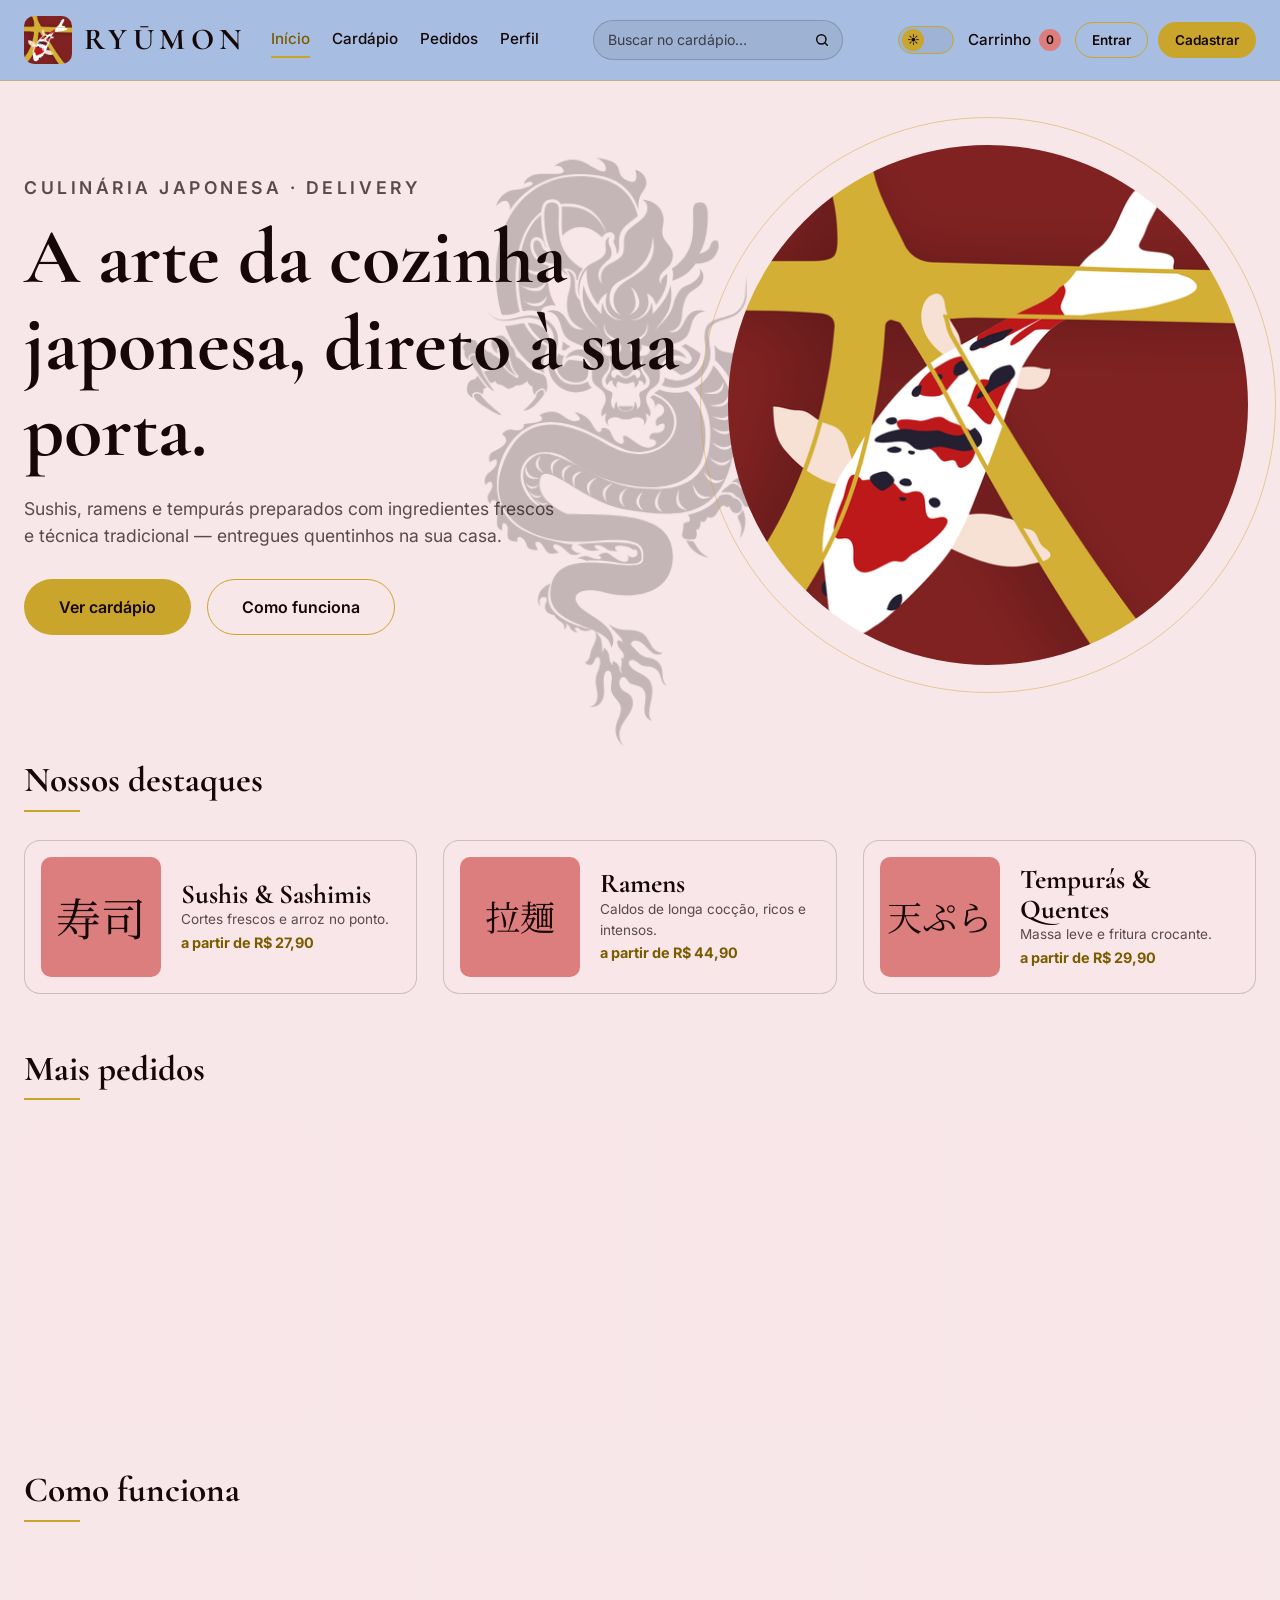
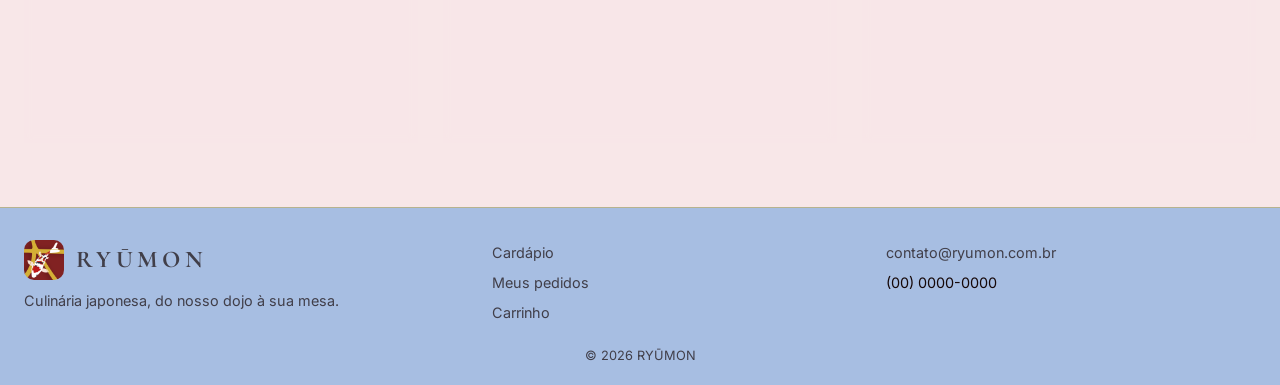
<file: index.html>
<!DOCTYPE html>
<!-- ======================================================================
     RYŪMON  |  index.html
     Página inicial.
     ----------------------------------------------------------------------
     COMO LER OS COMENTÁRIOS (pra quem for ler meu código):
       ====== 1. TÍTULO ======   -> nível 1 (parte grande da página)
       ==== 1.1 Título ====      -> nível 2 (subparte)
       ---- 1.1.1 título ----    -> nível 3 (detalhe pequeno)
       texto normal              -> explicação do que eu fiz
     ====================================================================== -->
<html lang="pt-BR">
<head>
<meta charset="utf-8">
<meta name="viewport" content="width=device-width, initial-scale=1">
<title>Início — RYŪMON</title>
<link rel="icon" href="img/favicon.png">
<!-- Esse script pequeno roda ANTES da página aparecer: se o tema salvo (localStorage) for "escuro", -->
<!-- já coloca a classe darkmode no <html>. Assim a página não pisca branca antes de ficar escura. -->
<script>
  if (localStorage.getItem("tema") == "escuro") { document.documentElement.classList.add("darkmode"); }
</script>
<!-- Fontes do Google: Cormorant Garamond (títulos), Inter (texto) e Noto Serif JP (kanji). -->
<link href="https://fonts.googleapis.com/css2?family=Cormorant+Garamond:wght@500;600;700&family=Inter:wght@400;500;600&family=Noto+Serif+JP:wght@500&display=swap" rel="stylesheet">
<link rel="stylesheet" href="css/style.css">
</head>
<!-- onload = evento que roda quando a página termina de carregar. -->
<!-- iniciarPagina() está no site.js (cabeçalho, carrinho). E iniciarHome() é a função própria desta página. -->
<body onload="iniciarPagina(); iniciarHome()">
<!-- Dragão de fundo (a imagem muda no CSS conforme o tema). -->
<div class="dragon-bg" aria-hidden="true"></div>

<!-- ======================================================================
     1. CABEÇALHO (igual em todas as páginas)
     ====================================================================== -->
<!-- Só muda qual link fica dourado (class="active"), que é o da página onde a pessoa está. -->
<header class="site-header"><div class="container nav">
  <!-- ==== 1.1 Logo ==== -->
  <!-- oncontextmenu = evento do clique com o botão DIREITO. Chama avisoLogo() (está no site.js). -->
  <a class="brand" href="index.html"><img src="img/logo.png" alt="Logo RYŪMON: carpa koi" width="48" height="48" oncontextmenu="return avisoLogo()"><span>RYŪMON</span></a>
  <!-- ==== 1.2 Botão do menu (só aparece no celular) ==== -->
  <button class="menu-btn" onclick="abrirMenu()" aria-label="Abrir menu">☰</button>
  <div class="nav-panel" id="nav-panel">
    <!-- ==== 1.3 Links de navegação ==== -->
    <nav class="nav-links"><a href="index.html" class="active">Início</a><a href="produtos.html">Cardápio</a><a href="pedidos.html">Pedidos</a><a href="perfil.html">Perfil</a></nav>
    <!-- ==== 1.4 Busca do cabeçalho ==== -->
    <!-- onsubmit: confere se digitou algo antes de ir pra busca.html (função enviarBuscaTopo). -->
<!-- onsearch: evento do campo type="search" (quando aperta Enter). -->
    <form class="search" action="busca.html" onsubmit="return enviarBuscaTopo()">
      <input type="search" name="q" id="busca-topo" placeholder="Buscar no cardápio…" maxlength="40" onsearch="aoPesquisar(this)" aria-label="Buscar no cardápio">
      <button type="submit" aria-label="Buscar"><svg width="16" height="16" viewBox="0 0 24 24" fill="none" stroke="currentColor" stroke-width="2.2" stroke-linecap="round" aria-hidden="true"><circle cx="11" cy="11" r="7"/><path d="m20 20-3.5-3.5"/></svg></button>
    </form>
    <!-- ==== 1.5 Botões da direita ==== -->
    <div class="nav-actions">
      <!-- ---- 1.5.1 trocar tema claro/escuro ---- -->
      <button class="theme-toggle" onclick="trocarTema()" aria-label="Alternar modo claro e escuro"><span class="knob"></span></button>
      <!-- ---- 1.5.2 carrinho (o número é preenchido pelo JavaScript) ---- -->
      <a class="cart-link" href="carrinho.html">Carrinho <span class="badge cart-count">0</span></a>
      <!-- ---- 1.5.3 Entrar/Cadastrar ou "Olá, Fulano" (o JavaScript preenche aqui, ver montarAreaLogin) ---- -->
      <div id="auth-area"></div>
    </div>
  </div>
</div></header>

<!-- ======================================================================
     2. CONTEÚDO DA PÁGINA INICIAL
     ====================================================================== -->
<main class="container">
  <!-- ==== 2.1 Hero (parte grande do topo) ==== -->
  <section class="hero">
    <!-- ---- 2.1.1 texto e botões ---- -->
    <div>
      <p class="eyebrow">Culinária japonesa · Delivery</p>
      <h1>A arte da cozinha japonesa, direto à sua porta.</h1>
      <p>Sushis, ramens e tempurás preparados com ingredientes frescos e técnica tradicional — entregues quentinhos na sua casa.</p>
      <div class="hero-actions">
        <a class="btn btn-gold btn-lg" href="produtos.html">Ver cardápio</a>
        <a class="btn btn-out btn-lg" href="#como-funciona">Como funciona</a>
      </div>
    </div>
    <!-- ---- 2.1.2 logo (carpa koi) ---- -->
    <div class="hero-art"><img src="img/logo.png" alt="Carpa koi, símbolo do RYŪMON" oncontextmenu="return avisoLogo()"></div>
  </section>

  <!-- ==== 2.2 Destaques (cada card leva pro cardápio já filtrado) ==== -->
  <!-- O link produtos.html?cat=sushi manda a categoria pela URL. O produtos.js lê isso com pegarParametro(). -->
  <section class="block">
    <h2 class="section-title">Nossos destaques</h2><span class="underline"></span>
    <div class="cat-grid">
      <a class="card cat-card" href="produtos.html?cat=sushi"><div class="tile sm">寿司</div><div><h3>Sushis &amp; Sashimis</h3><p>Cortes frescos e arroz no ponto.</p><strong>a partir de R$ 27,90</strong></div></a>
      <a class="card cat-card" href="produtos.html?cat=ramen"><div class="tile sm long">拉麺</div><div><h3>Ramens</h3><p>Caldos de longa cocção, ricos e intensos.</p><strong>a partir de R$ 44,90</strong></div></a>
      <a class="card cat-card" href="produtos.html?cat=tempura"><div class="tile sm long">天ぷら</div><div><h3>Tempurás &amp; Quentes</h3><p>Massa leve e fritura crocante.</p><strong>a partir de R$ 29,90</strong></div></a>
    </div>
  </section>

  <!-- ==== 2.3 Mais pedidos ==== -->
  <!-- A <div id="popular"> começa vazia. O index.js (função iniciarHome) preenche ela com os 4 cards. -->
  <section class="block">
    <h2 class="section-title">Mais pedidos</h2><span class="underline"></span>
    <div class="grid" id="popular"></div>
  </section>

  <!-- ==== 2.4 Como funciona ==== -->
  <section class="block" id="como-funciona">
    <h2 class="section-title">Como funciona</h2><span class="underline"></span>
    <div class="steps">
      <div class="card step"><b>1</b><h3>Escolha</h3><p>Navegue pelo cardápio, use a busca e monte seu carrinho.</p></div>
      <div class="card step"><b>2</b><h3>Confirme</h3><p>Entre na sua conta, informe o endereço e escolha como pagar.</p></div>
      <div class="card step"><b>3</b><h3>Receba</h3><p>Acompanhe o pedido em “Meus pedidos” até chegar quentinho.</p></div>
    </div>
  </section>
</main>

<!-- ======================================================================
     3. RODAPÉ (igual em todas as páginas)
     ====================================================================== -->
<footer class="site-footer"><div class="container">
  <div class="foot-grid">
    <div><a class="brand" href="index.html"><img src="img/logo.png" alt="" width="40" height="40"><span>RYŪMON</span></a>
      <p style="margin-top:10px">Culinária japonesa, do nosso dojo à sua mesa.</p></div>
    <ul><li><a href="produtos.html">Cardápio</a></li><li><a href="pedidos.html">Meus pedidos</a></li><li><a href="carrinho.html">Carrinho</a></li></ul>
    <ul><li><a href="mailto:contato@ryumon.com.br">contato@ryumon.com.br</a></li><li><span style="font-size:.9rem">(00) 0000-0000</span></li></ul>
  </div>
  <p class="copy">© 2026 RYŪMON </p>
</div></footer>

<!-- Aviso rápido que aparece e some (função aviso() do site.js). -->
<div class="toast" id="aviso" role="status"></div>

<!-- ======================================================================
     4. SCRIPTS (a ordem importa: um arquivo usa as funções do anterior)
     ====================================================================== -->
<script src="js/dados.js"></script>
<script src="js/mascaras.js"></script>
<script src="js/site.js"></script>
<script src="js/index.js"></script>
</body>
</html>
</file>
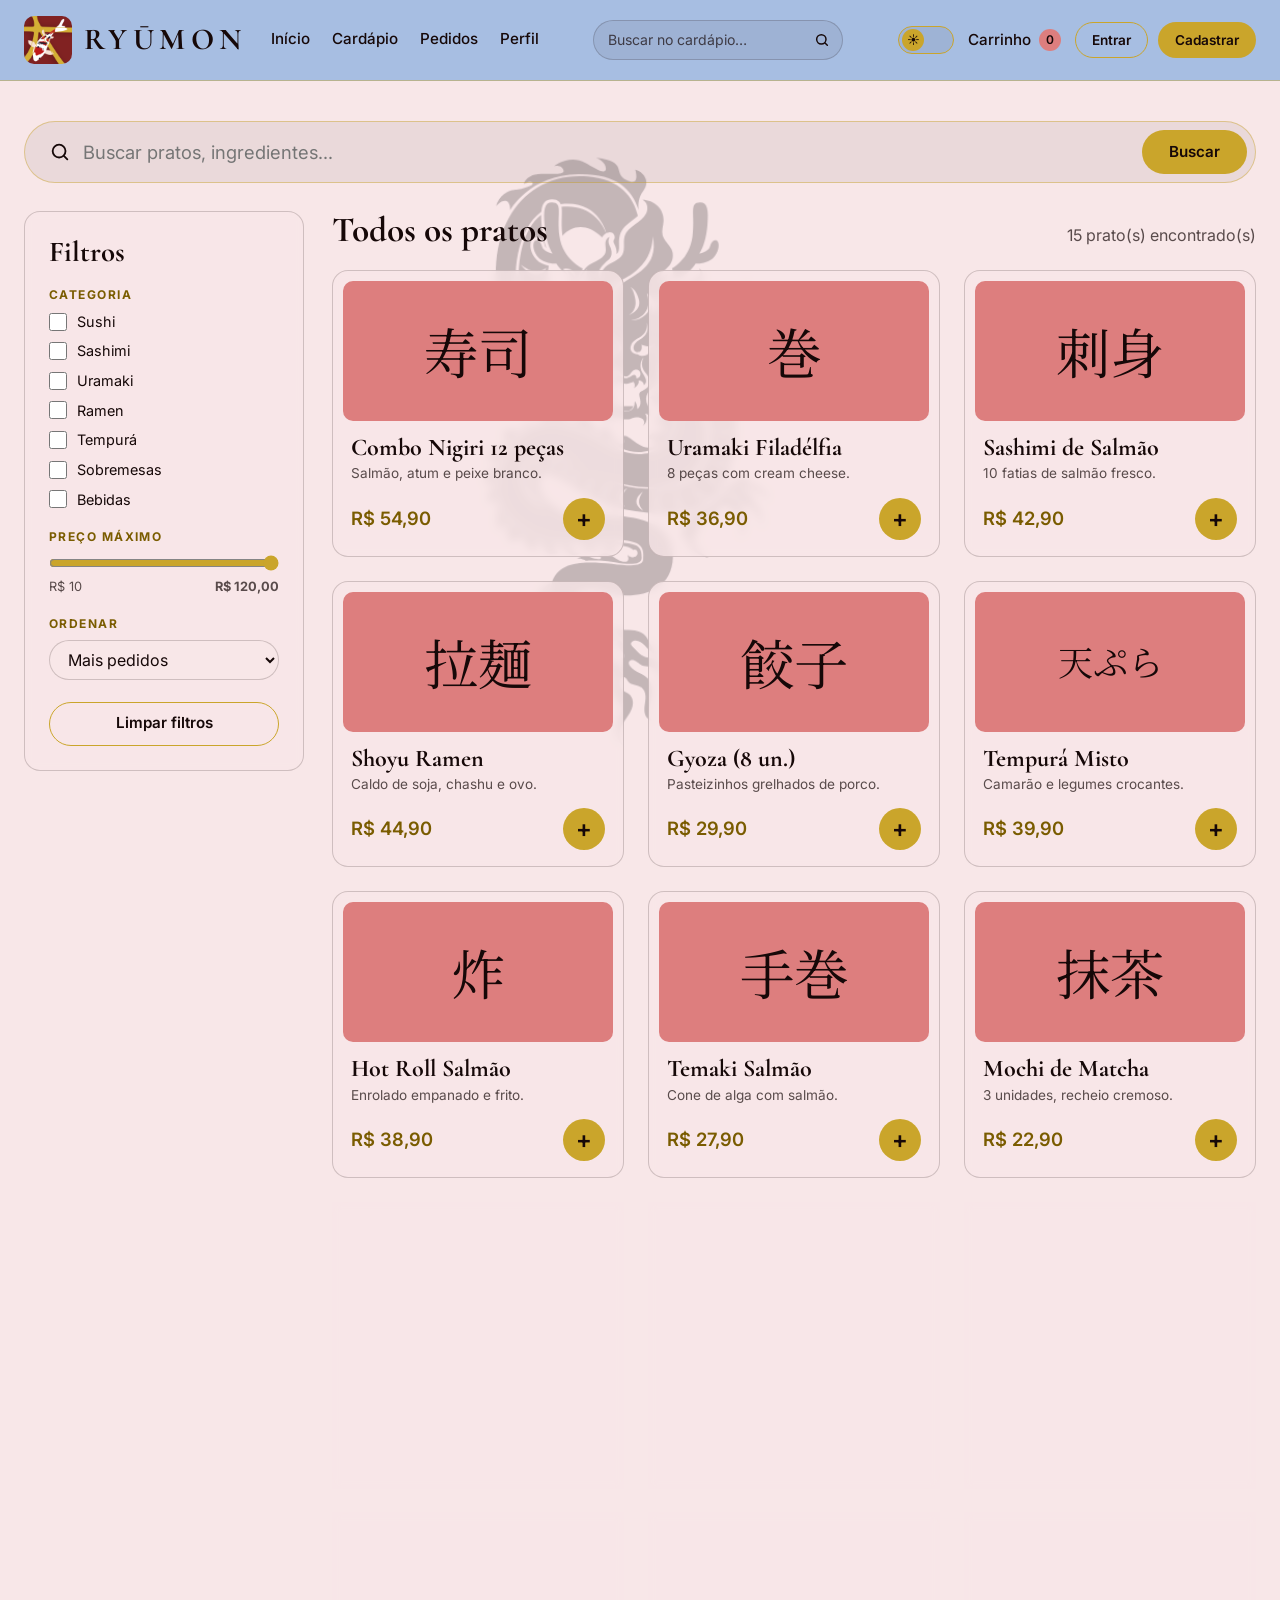
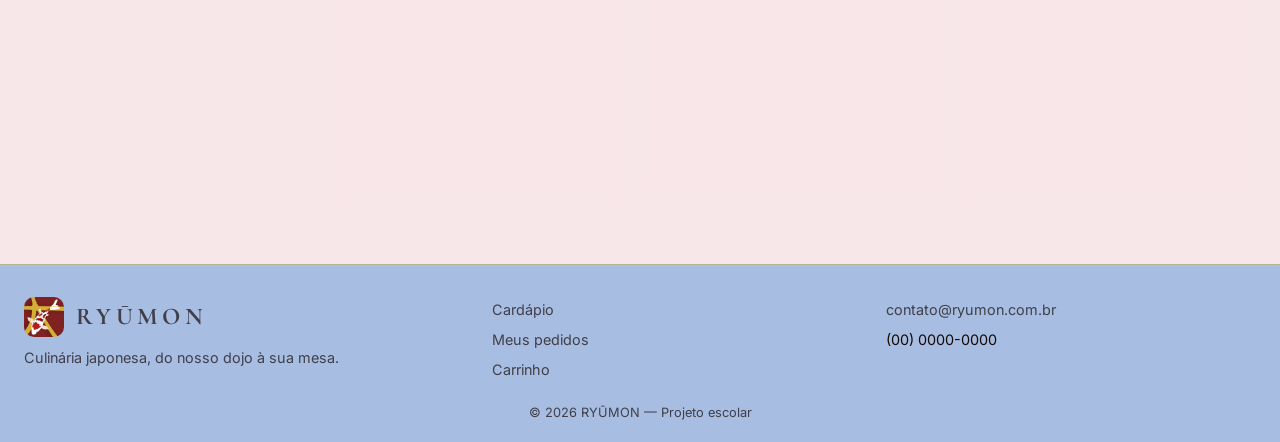
<file: busca.html>
<!DOCTYPE html>
<!-- ======================================================================
     RYŪMON  |  busca.html
     Busca com filtros.
     ----------------------------------------------------------------------
     COMO LER OS COMENTÁRIOS (pra quem for ler meu código):
       ====== 1. TÍTULO ======   -> nível 1 (parte grande da página)
       ==== 1.1 Título ====      -> nível 2 (subparte)
       ---- 1.1.1 título ----    -> nível 3 (detalhe pequeno)
       texto normal              -> explicação do que eu fiz
     ====================================================================== -->
<html lang="pt-BR">
<head>
<meta charset="utf-8">
<meta name="viewport" content="width=device-width, initial-scale=1">
<title>Busca — RYŪMON</title>
<link rel="icon" href="img/favicon.png">
<!-- Esse script pequeno roda ANTES da página aparecer: se o tema salvo (localStorage) for "escuro", -->
<!-- já coloca a classe darkmode no <html>. Assim a página não pisca branca antes de ficar escura. -->
<script>
  if (localStorage.getItem("tema") == "escuro") { document.documentElement.classList.add("darkmode"); }
</script>
<!-- Fontes do Google: Cormorant Garamond (títulos), Inter (texto) e Noto Serif JP (kanji). -->
<link href="https://fonts.googleapis.com/css2?family=Cormorant+Garamond:wght@500;600;700&family=Inter:wght@400;500;600&family=Noto+Serif+JP:wght@500&display=swap" rel="stylesheet">
<link rel="stylesheet" href="css/style.css">
</head>
<!-- onload = evento que roda quando a página termina de carregar. -->
<!-- iniciarPagina() está no site.js (cabeçalho, carrinho). E iniciarBusca() é a função própria desta página. -->
<body onload="iniciarPagina(); iniciarBusca()">
<!-- Dragão de fundo (a imagem muda no CSS conforme o tema). -->
<div class="dragon-bg" aria-hidden="true"></div>

<!-- ======================================================================
     1. CABEÇALHO (igual em todas as páginas)
     ====================================================================== -->
<!-- Só muda qual link fica dourado (class="active"), que é o da página onde a pessoa está. -->
<header class="site-header"><div class="container nav">
  <!-- ==== 1.1 Logo ==== -->
  <!-- oncontextmenu = evento do clique com o botão DIREITO. Chama avisoLogo() (está no site.js). -->
  <a class="brand" href="index.html"><img src="img/logo.png" alt="Logo RYŪMON: carpa koi" width="48" height="48" oncontextmenu="return avisoLogo()"><span>RYŪMON</span></a>
  <!-- ==== 1.2 Botão do menu (só aparece no celular) ==== -->
  <button class="menu-btn" onclick="abrirMenu()" aria-label="Abrir menu">☰</button>
  <div class="nav-panel" id="nav-panel">
    <!-- ==== 1.3 Links de navegação ==== -->
    <nav class="nav-links"><a href="index.html">Início</a><a href="produtos.html">Cardápio</a><a href="pedidos.html">Pedidos</a><a href="perfil.html">Perfil</a></nav>
    <!-- ==== 1.4 Busca do cabeçalho ==== -->
    <!-- onsubmit: confere se digitou algo antes de ir pra busca.html (função enviarBuscaTopo). -->
<!-- onsearch: evento do campo type="search" (quando aperta Enter). -->
    <form class="search" action="busca.html" onsubmit="return enviarBuscaTopo()">
      <input type="search" name="q" id="busca-topo" placeholder="Buscar no cardápio…" maxlength="40" onsearch="aoPesquisar(this)" aria-label="Buscar no cardápio">
      <button type="submit" aria-label="Buscar"><svg width="16" height="16" viewBox="0 0 24 24" fill="none" stroke="currentColor" stroke-width="2.2" stroke-linecap="round" aria-hidden="true"><circle cx="11" cy="11" r="7"/><path d="m20 20-3.5-3.5"/></svg></button>
    </form>
    <!-- ==== 1.5 Botões da direita ==== -->
    <div class="nav-actions">
      <!-- ---- 1.5.1 trocar tema claro/escuro ---- -->
      <button class="theme-toggle" onclick="trocarTema()" aria-label="Alternar modo claro e escuro"><span class="knob"></span></button>
      <!-- ---- 1.5.2 carrinho (o número é preenchido pelo JavaScript) ---- -->
      <a class="cart-link" href="carrinho.html">Carrinho <span class="badge cart-count">0</span></a>
      <!-- ---- 1.5.3 Entrar/Cadastrar ou "Olá, Fulano" (o JavaScript preenche aqui, ver montarAreaLogin) ---- -->
      <div id="auth-area"></div>
    </div>
  </div>
</div></header>

<!-- ======================================================================
     2. CONTEÚDO DA BUSCA
     ====================================================================== -->
<main class="container">
  <!-- ==== 2.1 Campo de busca grande ==== -->
  <!-- oninput: busca a cada letra digitada | onsearch: quando aperta Enter | onselect: mostra o texto selecionado no console. -->
  <form class="big-search" onsubmit="return enviarBusca()">
    <svg width="22" height="22" viewBox="0 0 24 24" fill="none" stroke="currentColor" stroke-width="2" stroke-linecap="round" aria-hidden="true"><circle cx="11" cy="11" r="7"/><path d="m20 20-3.5-3.5"/></svg>
    <input id="q" type="search" maxlength="40" placeholder="Buscar pratos, ingredientes…" aria-label="Buscar no cardápio" autocomplete="off" oninput="mostrarResultados()" onsearch="mostrarResultados()" onselect="mostrarSelecao(this)">
    <button class="btn btn-gold" type="submit">Buscar</button>
  </form>
  <div class="search-layout">
    <!-- ==== 2.2 Filtros (coluna da esquerda) ==== -->
    <!-- onchange: roda quando o usuário marca/desmarca um checkbox ou escolhe outra opção. -->
<!-- onreset: o botão "Limpar filtros" (type="reset") chama aoLimparFiltros(). -->
    <aside class="card filters">
      <form onreset="aoLimparFiltros()">
        <h2>Filtros</h2>
        <!-- ---- 2.2.1 categoria ---- -->
        <h3>Categoria</h3>
        <label class="check"><input type="checkbox" name="cat" value="sushi" onchange="mostrarResultados()"> Sushi</label>
        <label class="check"><input type="checkbox" name="cat" value="sashimi" onchange="mostrarResultados()"> Sashimi</label>
        <label class="check"><input type="checkbox" name="cat" value="uramaki" onchange="mostrarResultados()"> Uramaki</label>
        <label class="check"><input type="checkbox" name="cat" value="ramen" onchange="mostrarResultados()"> Ramen</label>
        <label class="check"><input type="checkbox" name="cat" value="tempura" onchange="mostrarResultados()"> Tempurá</label>
        <label class="check"><input type="checkbox" name="cat" value="sobremesa" onchange="mostrarResultados()"> Sobremesas</label>
        <label class="check"><input type="checkbox" name="cat" value="bebida" onchange="mostrarResultados()"> Bebidas</label>
        <!-- ---- 2.2.2 preço máximo (barrinha) ---- -->
        <h3>Preço máximo</h3>
        <input type="range" id="max" min="10" max="120" step="5" value="120" oninput="mostrarResultados()" aria-label="Preço máximo">
        <div class="range-lbl"><span>R$ 10</span><strong id="max-lbl"></strong></div>
        <!-- ---- 2.2.3 ordenar e limpar ---- -->
        <h3>Ordenar</h3>
        <select id="ordem" onchange="mostrarResultados()" aria-label="Ordenar resultados" style="width:100%"><option value="popular">Mais pedidos</option><option value="menor">Menor preço</option><option value="maior">Maior preço</option><option value="az">Nome (A–Z)</option></select>
        <button class="btn btn-out btn-block" type="reset" style="margin-top:22px">Limpar filtros</button>
      </form>
    </aside>
    <!-- ==== 2.3 Resultados (coluna da direita) ==== -->
    <section>
      <div class="res-head"><h2 id="res-title"></h2><span id="res-count" class="page-sub"></span></div>
      <div class="grid" id="grid"></div>
    </section>
  </div>
</main>

<!-- ======================================================================
     3. RODAPÉ (igual em todas as páginas)
     ====================================================================== -->
<footer class="site-footer"><div class="container">
  <div class="foot-grid">
    <div><a class="brand" href="index.html"><img src="img/logo.png" alt="" width="40" height="40"><span>RYŪMON</span></a>
      <p style="margin-top:10px">Culinária japonesa, do nosso dojo à sua mesa.</p></div>
    <ul><li><a href="produtos.html">Cardápio</a></li><li><a href="pedidos.html">Meus pedidos</a></li><li><a href="carrinho.html">Carrinho</a></li></ul>
    <ul><li><a href="mailto:contato@ryumon.com.br">contato@ryumon.com.br</a></li><li><span style="font-size:.9rem">(00) 0000-0000</span></li></ul>
  </div>
  <p class="copy">© 2026 RYŪMON — Projeto escolar</p>
</div></footer>

<!-- Aviso rápido que aparece e some (função aviso() do site.js). -->
<div class="toast" id="aviso" role="status"></div>

<!-- ======================================================================
     4. SCRIPTS (a ordem importa: um arquivo usa as funções do anterior)
     ====================================================================== -->
<script src="js/dados.js"></script>
<script src="js/mascaras.js"></script>
<script src="js/site.js"></script>
<script src="js/busca.js"></script>
</body>
</html>
</file>
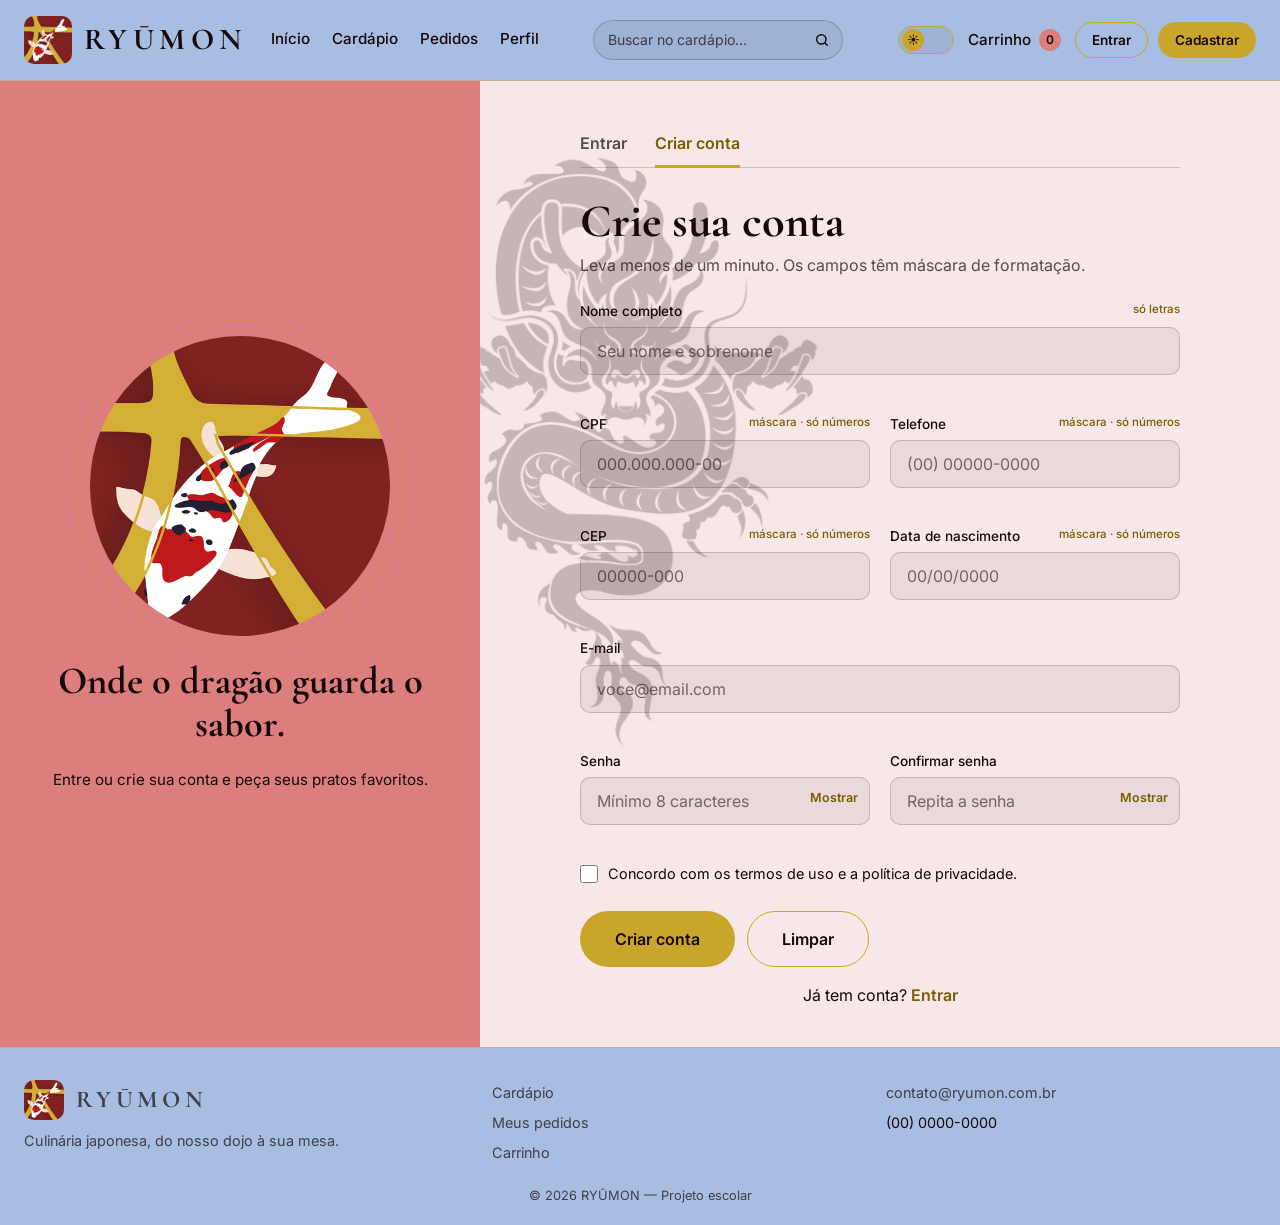
<file: cadastro.html>
<!DOCTYPE html>
<!-- ======================================================================
     RYŪMON  |  cadastro.html
     Página de cadastro.
     ----------------------------------------------------------------------
     COMO LER OS COMENTÁRIOS (pra quem for ler meu código):
       ====== 1. TÍTULO ======   -> nível 1 (parte grande da página)
       ==== 1.1 Título ====      -> nível 2 (subparte)
       ---- 1.1.1 título ----    -> nível 3 (detalhe pequeno)
       texto normal              -> explicação do que eu fiz
     ====================================================================== -->
<html lang="pt-BR">
<head>
<meta charset="utf-8">
<meta name="viewport" content="width=device-width, initial-scale=1">
<title>Criar conta — RYŪMON</title>
<link rel="icon" href="img/favicon.png">
<!-- Esse script pequeno roda ANTES da página aparecer: se o tema salvo (localStorage) for "escuro", -->
<!-- já coloca a classe darkmode no <html>. Assim a página não pisca branca antes de ficar escura. -->
<script>
  if (localStorage.getItem("tema") == "escuro") { document.documentElement.classList.add("darkmode"); }
</script>
<!-- Fontes do Google: Cormorant Garamond (títulos), Inter (texto) e Noto Serif JP (kanji). -->
<link href="https://fonts.googleapis.com/css2?family=Cormorant+Garamond:wght@500;600;700&family=Inter:wght@400;500;600&family=Noto+Serif+JP:wght@500&display=swap" rel="stylesheet">
<link rel="stylesheet" href="css/style.css">
</head>
<!-- onload = evento que roda quando a página termina de carregar. -->
<!-- iniciarPagina() está no site.js (cabeçalho, carrinho). Esta página não precisa de função própria. -->
<body onload="iniciarPagina();">
<!-- Dragão de fundo (a imagem muda no CSS conforme o tema). -->
<div class="dragon-bg" aria-hidden="true"></div>

<!-- ======================================================================
     1. CABEÇALHO (igual em todas as páginas)
     ====================================================================== -->
<!-- Só muda qual link fica dourado (class="active"), que é o da página onde a pessoa está. -->
<header class="site-header"><div class="container nav">
  <!-- ==== 1.1 Logo ==== -->
  <!-- oncontextmenu = evento do clique com o botão DIREITO. Chama avisoLogo() (está no site.js). -->
  <a class="brand" href="index.html"><img src="img/logo.png" alt="Logo RYŪMON: carpa koi" width="48" height="48" oncontextmenu="return avisoLogo()"><span>RYŪMON</span></a>
  <!-- ==== 1.2 Botão do menu (só aparece no celular) ==== -->
  <button class="menu-btn" onclick="abrirMenu()" aria-label="Abrir menu">☰</button>
  <div class="nav-panel" id="nav-panel">
    <!-- ==== 1.3 Links de navegação ==== -->
    <nav class="nav-links"><a href="index.html">Início</a><a href="produtos.html">Cardápio</a><a href="pedidos.html">Pedidos</a><a href="perfil.html">Perfil</a></nav>
    <!-- ==== 1.4 Busca do cabeçalho ==== -->
    <!-- onsubmit: confere se digitou algo antes de ir pra busca.html (função enviarBuscaTopo). -->
<!-- onsearch: evento do campo type="search" (quando aperta Enter). -->
    <form class="search" action="busca.html" onsubmit="return enviarBuscaTopo()">
      <input type="search" name="q" id="busca-topo" placeholder="Buscar no cardápio…" maxlength="40" onsearch="aoPesquisar(this)" aria-label="Buscar no cardápio">
      <button type="submit" aria-label="Buscar"><svg width="16" height="16" viewBox="0 0 24 24" fill="none" stroke="currentColor" stroke-width="2.2" stroke-linecap="round" aria-hidden="true"><circle cx="11" cy="11" r="7"/><path d="m20 20-3.5-3.5"/></svg></button>
    </form>
    <!-- ==== 1.5 Botões da direita ==== -->
    <div class="nav-actions">
      <!-- ---- 1.5.1 trocar tema claro/escuro ---- -->
      <button class="theme-toggle" onclick="trocarTema()" aria-label="Alternar modo claro e escuro"><span class="knob"></span></button>
      <!-- ---- 1.5.2 carrinho (o número é preenchido pelo JavaScript) ---- -->
      <a class="cart-link" href="carrinho.html">Carrinho <span class="badge cart-count">0</span></a>
      <!-- ---- 1.5.3 Entrar/Cadastrar ou "Olá, Fulano" (o JavaScript preenche aqui, ver montarAreaLogin) ---- -->
      <div id="auth-area"></div>
    </div>
  </div>
</div></header>

<!-- ======================================================================
     2. CONTEÚDO DA PÁGINA DE CADASTRO
     ====================================================================== -->
<main style="padding:0">
  <div class="auth">
    <!-- ==== 2.1 Painel da esquerda (logo + frase) ==== -->
    <aside class="auth-side">
      <div class="ring"><img src="img/logo.png" alt="Carpa koi, símbolo do RYŪMON" oncontextmenu="return avisoLogo()"></div>
      <h2>Onde o dragão guarda o sabor.</h2>
      <p>Entre ou crie sua conta e peça seus pratos favoritos.</p>
    </aside>
    <!-- ==== 2.2 Formulário de cadastro ==== -->
    <div class="auth-main"><div class="auth-box">
      <div class="tabs"><a href="login.html">Entrar</a><a class="active" href="cadastro.html">Criar conta</a></div>
      <h1>Crie sua conta</h1>
      <p class="page-sub">Leva menos de um minuto. Os campos têm máscara de formatação.</p>
      <!-- Cada campo tem: maxlength (limite de caracteres), oninput (a máscara), onfocus (borda dourada) -->
<!-- e onblur (valida quando sai do campo). Tudo é gerado pela função field() do meu gerador, -->
<!-- mas no HTML final dá pra ver cada evento escrito no <input>. -->
      <form style="margin-top:24px" onsubmit="return cadastrar()" onreset="return aoLimparCadastro()" novalidate>
        <div class="form-grid">
          <!-- ---- 2.2.1 dados pessoais ---- -->
          <div class="field full"><label for="nome">Nome completo<small>só letras</small></label><input id="nome" type="text" placeholder="Seu nome e sobrenome" maxlength="60" onfocus="destacar(this)" onblur="validarCampo(this,'nome')" oninput="mascaraNome(this)" onselect="mostrarSelecao(this)"><span class="error-msg" id="erro-nome"></span></div>
          <div class="field "><label for="cpf">CPF<small>máscara · só números</small></label><input id="cpf" type="text" placeholder="000.000.000-00" maxlength="14" onfocus="destacar(this)" onblur="validarCampo(this,'cpf')" oninput="mascaraCPF(this)" ><span class="error-msg" id="erro-cpf"></span></div>
          <div class="field "><label for="tel">Telefone<small>máscara · só números</small></label><input id="tel" type="tel" placeholder="(00) 00000-0000" maxlength="15" onfocus="destacar(this)" onblur="validarCampo(this,'tel')" oninput="mascaraTelefone(this)" ><span class="error-msg" id="erro-tel"></span></div>
          <div class="field "><label for="cep">CEP<small>máscara · só números</small></label><input id="cep" type="text" placeholder="00000-000" maxlength="9" onfocus="destacar(this)" onblur="validarCampo(this,'cep')" oninput="mascaraCEP(this)" ><span class="error-msg" id="erro-cep"></span></div>
          <div class="field "><label for="nasc">Data de nascimento<small>máscara · só números</small></label><input id="nasc" type="text" placeholder="00/00/0000" maxlength="10" onfocus="destacar(this)" onblur="validarCampo(this,'data')" oninput="mascaraData(this)" ><span class="error-msg" id="erro-nasc"></span></div>
          <!-- ---- 2.2.2 acesso à conta ---- -->
          <div class="field full"><label for="email">E-mail</label><input id="email" type="email" placeholder="voce@email.com" maxlength="60" onfocus="destacar(this)" onblur="validarCampo(this,'email')" oninput="mascaraEmail(this)" ><span class="error-msg" id="erro-email"></span></div>
          <div class="field "><label for="senha">Senha</label><div class="pw-wrap"><input id="senha" type="password" placeholder="Mínimo 8 caracteres" maxlength="40" onfocus="destacar(this)" onblur="validarCampo(this,'senha')"><button type="button" class="link" onclick="mostrarSenha('senha', this)">Mostrar</button></div><span class="error-msg" id="erro-senha"></span></div>
          <div class="field "><label for="senha2">Confirmar senha</label><div class="pw-wrap"><input id="senha2" type="password" placeholder="Repita a senha" maxlength="40" onfocus="destacar(this)" onblur="validarCampo(this,'obrigatorio')"><button type="button" class="link" onclick="mostrarSenha('senha2', this)">Mostrar</button></div><span class="error-msg" id="erro-senha2"></span></div>
        </div>
        <!-- ---- 2.2.3 termos e botões ---- -->
        <label class="check" style="margin-top:20px"><input type="checkbox" id="termos"> Concordo com os termos de uso e a política de privacidade.</label>
        <div class="actions"><button class="btn btn-gold btn-lg" type="submit">Criar conta</button><button class="btn btn-out btn-lg" type="reset">Limpar</button></div>
        <p class="center" style="margin-top:16px">Já tem conta? <a class="link" href="login.html">Entrar</a></p>
      </form>
    </div></div>
  </div>
</main>

<!-- ======================================================================
     3. RODAPÉ (igual em todas as páginas)
     ====================================================================== -->
<footer class="site-footer"><div class="container">
  <div class="foot-grid">
    <div><a class="brand" href="index.html"><img src="img/logo.png" alt="" width="40" height="40"><span>RYŪMON</span></a>
      <p style="margin-top:10px">Culinária japonesa, do nosso dojo à sua mesa.</p></div>
    <ul><li><a href="produtos.html">Cardápio</a></li><li><a href="pedidos.html">Meus pedidos</a></li><li><a href="carrinho.html">Carrinho</a></li></ul>
    <ul><li><a href="mailto:contato@ryumon.com.br">contato@ryumon.com.br</a></li><li><span style="font-size:.9rem">(00) 0000-0000</span></li></ul>
  </div>
  <p class="copy">© 2026 RYŪMON — Projeto escolar</p>
</div></footer>

<!-- Aviso rápido que aparece e some (função aviso() do site.js). -->
<div class="toast" id="aviso" role="status"></div>

<!-- ======================================================================
     4. SCRIPTS (a ordem importa: um arquivo usa as funções do anterior)
     ====================================================================== -->
<script src="js/dados.js"></script>
<script src="js/mascaras.js"></script>
<script src="js/site.js"></script>
<script src="js/cadastro.js"></script>
</body>
</html>
</file>
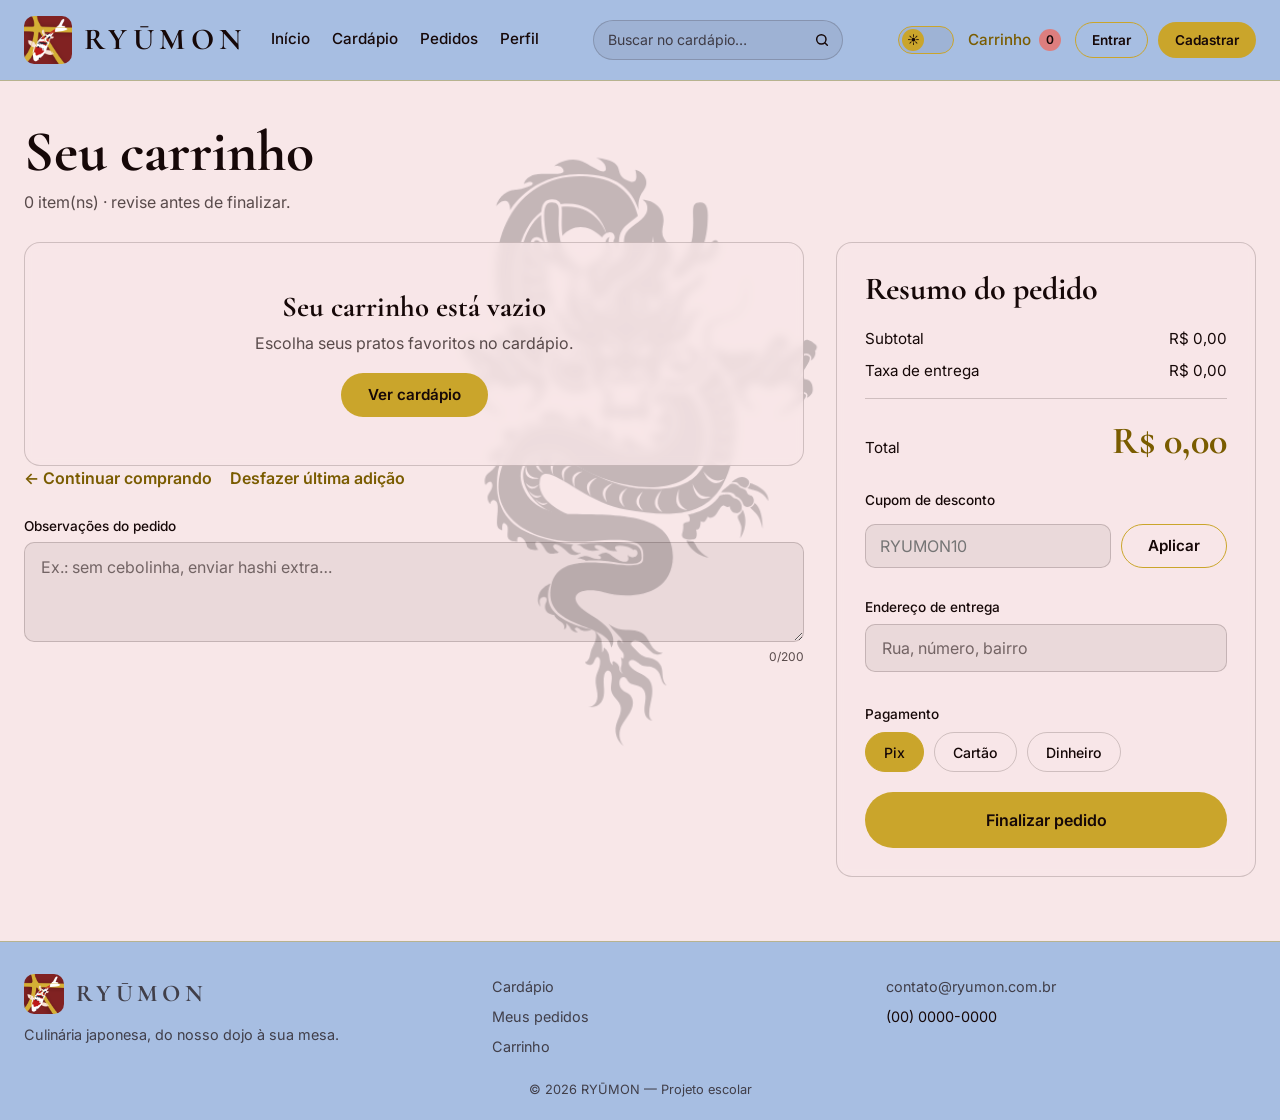
<file: carrinho.html>
<!DOCTYPE html>
<!-- ======================================================================
     RYŪMON  |  carrinho.html
     Carrinho de compras.
     ----------------------------------------------------------------------
     COMO LER OS COMENTÁRIOS (pra quem for ler meu código):
       ====== 1. TÍTULO ======   -> nível 1 (parte grande da página)
       ==== 1.1 Título ====      -> nível 2 (subparte)
       ---- 1.1.1 título ----    -> nível 3 (detalhe pequeno)
       texto normal              -> explicação do que eu fiz
     ====================================================================== -->
<html lang="pt-BR">
<head>
<meta charset="utf-8">
<meta name="viewport" content="width=device-width, initial-scale=1">
<title>Carrinho — RYŪMON</title>
<link rel="icon" href="img/favicon.png">
<!-- Esse script pequeno roda ANTES da página aparecer: se o tema salvo (localStorage) for "escuro", -->
<!-- já coloca a classe darkmode no <html>. Assim a página não pisca branca antes de ficar escura. -->
<script>
  if (localStorage.getItem("tema") == "escuro") { document.documentElement.classList.add("darkmode"); }
</script>
<!-- Fontes do Google: Cormorant Garamond (títulos), Inter (texto) e Noto Serif JP (kanji). -->
<link href="https://fonts.googleapis.com/css2?family=Cormorant+Garamond:wght@500;600;700&family=Inter:wght@400;500;600&family=Noto+Serif+JP:wght@500&display=swap" rel="stylesheet">
<link rel="stylesheet" href="css/style.css">
</head>
<!-- onload = evento que roda quando a página termina de carregar. -->
<!-- iniciarPagina() está no site.js (cabeçalho, carrinho). E iniciarCarrinho() é a função própria desta página. -->
<body onload="iniciarPagina(); iniciarCarrinho()">
<!-- Dragão de fundo (a imagem muda no CSS conforme o tema). -->
<div class="dragon-bg" aria-hidden="true"></div>

<!-- ======================================================================
     1. CABEÇALHO (igual em todas as páginas)
     ====================================================================== -->
<!-- Só muda qual link fica dourado (class="active"), que é o da página onde a pessoa está. -->
<header class="site-header"><div class="container nav">
  <!-- ==== 1.1 Logo ==== -->
  <!-- oncontextmenu = evento do clique com o botão DIREITO. Chama avisoLogo() (está no site.js). -->
  <a class="brand" href="index.html"><img src="img/logo.png" alt="Logo RYŪMON: carpa koi" width="48" height="48" oncontextmenu="return avisoLogo()"><span>RYŪMON</span></a>
  <!-- ==== 1.2 Botão do menu (só aparece no celular) ==== -->
  <button class="menu-btn" onclick="abrirMenu()" aria-label="Abrir menu">☰</button>
  <div class="nav-panel" id="nav-panel">
    <!-- ==== 1.3 Links de navegação ==== -->
    <nav class="nav-links"><a href="index.html">Início</a><a href="produtos.html">Cardápio</a><a href="pedidos.html">Pedidos</a><a href="perfil.html">Perfil</a></nav>
    <!-- ==== 1.4 Busca do cabeçalho ==== -->
    <!-- onsubmit: confere se digitou algo antes de ir pra busca.html (função enviarBuscaTopo). -->
<!-- onsearch: evento do campo type="search" (quando aperta Enter). -->
    <form class="search" action="busca.html" onsubmit="return enviarBuscaTopo()">
      <input type="search" name="q" id="busca-topo" placeholder="Buscar no cardápio…" maxlength="40" onsearch="aoPesquisar(this)" aria-label="Buscar no cardápio">
      <button type="submit" aria-label="Buscar"><svg width="16" height="16" viewBox="0 0 24 24" fill="none" stroke="currentColor" stroke-width="2.2" stroke-linecap="round" aria-hidden="true"><circle cx="11" cy="11" r="7"/><path d="m20 20-3.5-3.5"/></svg></button>
    </form>
    <!-- ==== 1.5 Botões da direita ==== -->
    <div class="nav-actions">
      <!-- ---- 1.5.1 trocar tema claro/escuro ---- -->
      <button class="theme-toggle" onclick="trocarTema()" aria-label="Alternar modo claro e escuro"><span class="knob"></span></button>
      <!-- ---- 1.5.2 carrinho (o número é preenchido pelo JavaScript) ---- -->
      <a class="cart-link active" href="carrinho.html">Carrinho <span class="badge cart-count">0</span></a>
      <!-- ---- 1.5.3 Entrar/Cadastrar ou "Olá, Fulano" (o JavaScript preenche aqui, ver montarAreaLogin) ---- -->
      <div id="auth-area"></div>
    </div>
  </div>
</div></header>

<!-- ======================================================================
     2. CONTEÚDO DO CARRINHO
     ====================================================================== -->
<main class="container">
  <h1 class="page-title">Seu carrinho</h1>
  <p class="page-sub" id="cart-sub"></p>
  <div class="cart-layout" style="margin-top:28px">
    <!-- ==== 2.1 Coluna da esquerda: itens e observações ==== -->
    <div>
      <div id="cart-list"></div>
      <p style="display:flex;gap:18px;flex-wrap:wrap"><a class="link" href="produtos.html">← Continuar comprando</a><button class="link" onclick="desfazerUltimo()">Desfazer última adição</button></p>
      <!-- oninput do textarea: atualiza o contador "0/200". onselect: mostra no console o que foi selecionado. -->
      <div class="field" style="margin-top:26px"><label for="obs">Observações do pedido</label>
        <textarea id="obs" maxlength="200" placeholder="Ex.: sem cebolinha, enviar hashi extra…" oninput="contarCaracteres(this, 'contador-obs')" onselect="mostrarSelecao(this)"></textarea>
        <div class="counter" id="contador-obs">0/200</div></div>
    </div>
    <!-- ==== 2.2 Coluna da direita: resumo do pedido ==== -->
    <aside class="card summary">
      <h2>Resumo do pedido</h2>
      <!-- ---- 2.2.1 valores (preenchidos pelo carrinho.js) ---- -->
      <div class="sum-row"><span>Subtotal</span><span id="r-sub"></span></div>
      <div class="sum-row"><span>Taxa de entrega</span><span id="r-delivery"></span></div>
      <div class="sum-row" id="r-disc-row" hidden><span>Desconto</span><span id="r-disc"></span></div>
      <p id="free-note" class="page-sub" style="font-size:.8rem"></p>
      <div class="sum-row total"><span>Total</span><strong id="r-total"></strong></div>
      <!-- ---- 2.2.2 cupom ---- -->
      <label class="lbl" for="cupom">Cupom de desconto</label>
      <div class="coupon"><input id="cupom" maxlength="12" placeholder="RYUMON10" autocomplete="off"><button class="btn btn-out" onclick="aplicarCupom()">Aplicar</button></div>
      <p id="coupon-msg" style="font-size:.8rem;min-height:1.2em"></p>
      <!-- ---- 2.2.3 endereço de entrega ---- -->
      <div class="field" style="margin-top:10px"><label for="endereco">Endereço de entrega</label>
        <input id="endereco" maxlength="80" placeholder="Rua, número, bairro" oninput="mascaraEndereco(this)" onfocus="destacar(this)" onblur="validarCampo(this,'endereco')">
        <span class="error-msg" id="erro-endereco"></span></div>
      <!-- ---- 2.2.4 forma de pagamento ---- -->
      <span class="lbl">Pagamento</span>
      <div class="pay">
        <label><input type="radio" name="pagto" value="Pix" checked><span>Pix</span></label>
        <label><input type="radio" name="pagto" value="Cartão"><span>Cartão</span></label>
        <label><input type="radio" name="pagto" value="Dinheiro"><span>Dinheiro</span></label>
      </div>
      <button class="btn btn-gold btn-lg btn-block" onclick="finalizarPedido()">Finalizar pedido</button>
    </aside>
  </div>
</main>

<!-- ======================================================================
     3. RODAPÉ (igual em todas as páginas)
     ====================================================================== -->
<footer class="site-footer"><div class="container">
  <div class="foot-grid">
    <div><a class="brand" href="index.html"><img src="img/logo.png" alt="" width="40" height="40"><span>RYŪMON</span></a>
      <p style="margin-top:10px">Culinária japonesa, do nosso dojo à sua mesa.</p></div>
    <ul><li><a href="produtos.html">Cardápio</a></li><li><a href="pedidos.html">Meus pedidos</a></li><li><a href="carrinho.html">Carrinho</a></li></ul>
    <ul><li><a href="mailto:contato@ryumon.com.br">contato@ryumon.com.br</a></li><li><span style="font-size:.9rem">(00) 0000-0000</span></li></ul>
  </div>
  <p class="copy">© 2026 RYŪMON — Projeto escolar</p>
</div></footer>

<!-- Aviso rápido que aparece e some (função aviso() do site.js). -->
<div class="toast" id="aviso" role="status"></div>

<!-- ======================================================================
     4. SCRIPTS (a ordem importa: um arquivo usa as funções do anterior)
     ====================================================================== -->
<script src="js/dados.js"></script>
<script src="js/mascaras.js"></script>
<script src="js/site.js"></script>
<script src="js/carrinho.js"></script>
</body>
</html>
</file>
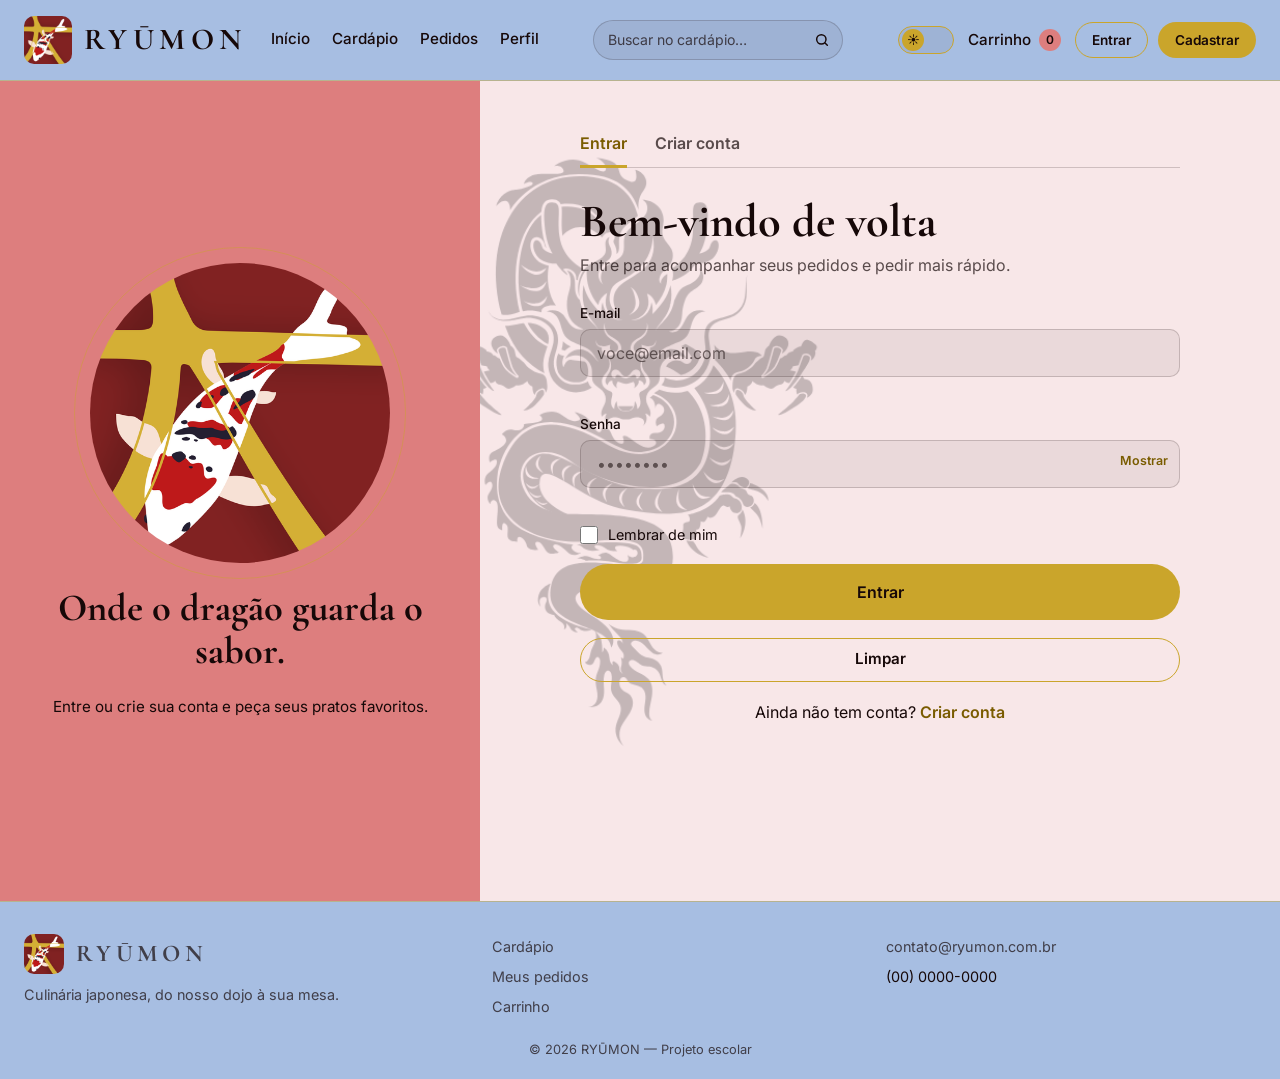
<file: login.html>
<!DOCTYPE html>
<!-- ======================================================================
     RYŪMON  |  login.html
     Página de login.
     ----------------------------------------------------------------------
     COMO LER OS COMENTÁRIOS (pra quem for ler meu código):
       ====== 1. TÍTULO ======   -> nível 1 (parte grande da página)
       ==== 1.1 Título ====      -> nível 2 (subparte)
       ---- 1.1.1 título ----    -> nível 3 (detalhe pequeno)
       texto normal              -> explicação do que eu fiz
     ====================================================================== -->
<html lang="pt-BR">
<head>
<meta charset="utf-8">
<meta name="viewport" content="width=device-width, initial-scale=1">
<title>Entrar — RYŪMON</title>
<link rel="icon" href="img/favicon.png">
<!-- Esse script pequeno roda ANTES da página aparecer: se o tema salvo (localStorage) for "escuro", -->
<!-- já coloca a classe darkmode no <html>. Assim a página não pisca branca antes de ficar escura. -->
<script>
  if (localStorage.getItem("tema") == "escuro") { document.documentElement.classList.add("darkmode"); }
</script>
<!-- Fontes do Google: Cormorant Garamond (títulos), Inter (texto) e Noto Serif JP (kanji). -->
<link href="https://fonts.googleapis.com/css2?family=Cormorant+Garamond:wght@500;600;700&family=Inter:wght@400;500;600&family=Noto+Serif+JP:wght@500&display=swap" rel="stylesheet">
<link rel="stylesheet" href="css/style.css">
</head>
<!-- onload = evento que roda quando a página termina de carregar. -->
<!-- iniciarPagina() está no site.js (cabeçalho, carrinho). E iniciarLogin() é a função própria desta página. -->
<body onload="iniciarPagina(); iniciarLogin()">
<!-- Dragão de fundo (a imagem muda no CSS conforme o tema). -->
<div class="dragon-bg" aria-hidden="true"></div>

<!-- ======================================================================
     1. CABEÇALHO (igual em todas as páginas)
     ====================================================================== -->
<!-- Só muda qual link fica dourado (class="active"), que é o da página onde a pessoa está. -->
<header class="site-header"><div class="container nav">
  <!-- ==== 1.1 Logo ==== -->
  <!-- oncontextmenu = evento do clique com o botão DIREITO. Chama avisoLogo() (está no site.js). -->
  <a class="brand" href="index.html"><img src="img/logo.png" alt="Logo RYŪMON: carpa koi" width="48" height="48" oncontextmenu="return avisoLogo()"><span>RYŪMON</span></a>
  <!-- ==== 1.2 Botão do menu (só aparece no celular) ==== -->
  <button class="menu-btn" onclick="abrirMenu()" aria-label="Abrir menu">☰</button>
  <div class="nav-panel" id="nav-panel">
    <!-- ==== 1.3 Links de navegação ==== -->
    <nav class="nav-links"><a href="index.html">Início</a><a href="produtos.html">Cardápio</a><a href="pedidos.html">Pedidos</a><a href="perfil.html">Perfil</a></nav>
    <!-- ==== 1.4 Busca do cabeçalho ==== -->
    <!-- onsubmit: confere se digitou algo antes de ir pra busca.html (função enviarBuscaTopo). -->
<!-- onsearch: evento do campo type="search" (quando aperta Enter). -->
    <form class="search" action="busca.html" onsubmit="return enviarBuscaTopo()">
      <input type="search" name="q" id="busca-topo" placeholder="Buscar no cardápio…" maxlength="40" onsearch="aoPesquisar(this)" aria-label="Buscar no cardápio">
      <button type="submit" aria-label="Buscar"><svg width="16" height="16" viewBox="0 0 24 24" fill="none" stroke="currentColor" stroke-width="2.2" stroke-linecap="round" aria-hidden="true"><circle cx="11" cy="11" r="7"/><path d="m20 20-3.5-3.5"/></svg></button>
    </form>
    <!-- ==== 1.5 Botões da direita ==== -->
    <div class="nav-actions">
      <!-- ---- 1.5.1 trocar tema claro/escuro ---- -->
      <button class="theme-toggle" onclick="trocarTema()" aria-label="Alternar modo claro e escuro"><span class="knob"></span></button>
      <!-- ---- 1.5.2 carrinho (o número é preenchido pelo JavaScript) ---- -->
      <a class="cart-link" href="carrinho.html">Carrinho <span class="badge cart-count">0</span></a>
      <!-- ---- 1.5.3 Entrar/Cadastrar ou "Olá, Fulano" (o JavaScript preenche aqui, ver montarAreaLogin) ---- -->
      <div id="auth-area"></div>
    </div>
  </div>
</div></header>

<!-- ======================================================================
     2. CONTEÚDO DA PÁGINA DE LOGIN
     ====================================================================== -->
<main style="padding:0">
  <div class="auth">
    <!-- ==== 2.1 Painel da esquerda (logo + frase) ==== -->
    <aside class="auth-side">
      <div class="ring"><img src="img/logo.png" alt="Carpa koi, símbolo do RYŪMON" oncontextmenu="return avisoLogo()"></div>
      <h2>Onde o dragão guarda o sabor.</h2>
      <p>Entre ou crie sua conta e peça seus pratos favoritos.</p>
    </aside>
    <!-- ==== 2.2 Formulário de login ==== -->
    <div class="auth-main"><div class="auth-box">
      <div class="tabs"><a class="active" href="login.html">Entrar</a><a href="cadastro.html">Criar conta</a></div>
      <h1>Bem-vindo de volta</h1>
      <p class="page-sub">Entre para acompanhar seus pedidos e pedir mais rápido.</p>
      <!-- onsubmit: quando clica em Entrar roda fazerLogin() (login.js). Se devolver false, a página não recarrega. -->
<!-- onreset: o botão type="reset" (Limpar) dispara aoLimparLogin(). -->
<!-- novalidate: desliga as mensagens padrão do navegador, porque eu valido pelo meu JavaScript. -->
      <form class="stack" style="margin-top:26px" onsubmit="return fazerLogin()" onreset="return aoLimparLogin()" novalidate>
        <div id="msg" class="form-msg" role="alert"></div>
        <div class="field "><label for="email">E-mail</label><input id="email" type="email" placeholder="voce@email.com" maxlength="60" onfocus="destacar(this)" onblur="validarCampo(this,'email')" oninput="mascaraEmail(this)" ><span class="error-msg" id="erro-email"></span></div>
        <div class="field "><label for="senha">Senha</label><div class="pw-wrap"><input id="senha" type="password" placeholder="••••••••" maxlength="40" onfocus="destacar(this)" onblur="validarCampo(this,'obrigatorio')"><button type="button" class="link" onclick="mostrarSenha('senha', this)">Mostrar</button></div><span class="error-msg" id="erro-senha"></span></div>
        <label class="check"><input type="checkbox" id="lembrar"> Lembrar de mim</label>
        <button class="btn btn-gold btn-lg btn-block" type="submit">Entrar</button>
        <button class="btn btn-out btn-block" type="reset">Limpar</button>
        <p class="center">Ainda não tem conta? <a class="link" href="cadastro.html">Criar conta</a></p>
      </form>
    </div></div>
  </div>
</main>

<!-- ======================================================================
     3. RODAPÉ (igual em todas as páginas)
     ====================================================================== -->
<footer class="site-footer"><div class="container">
  <div class="foot-grid">
    <div><a class="brand" href="index.html"><img src="img/logo.png" alt="" width="40" height="40"><span>RYŪMON</span></a>
      <p style="margin-top:10px">Culinária japonesa, do nosso dojo à sua mesa.</p></div>
    <ul><li><a href="produtos.html">Cardápio</a></li><li><a href="pedidos.html">Meus pedidos</a></li><li><a href="carrinho.html">Carrinho</a></li></ul>
    <ul><li><a href="mailto:contato@ryumon.com.br">contato@ryumon.com.br</a></li><li><span style="font-size:.9rem">(00) 0000-0000</span></li></ul>
  </div>
  <p class="copy">© 2026 RYŪMON — Projeto escolar</p>
</div></footer>

<!-- Aviso rápido que aparece e some (função aviso() do site.js). -->
<div class="toast" id="aviso" role="status"></div>

<!-- ======================================================================
     4. SCRIPTS (a ordem importa: um arquivo usa as funções do anterior)
     ====================================================================== -->
<script src="js/dados.js"></script>
<script src="js/mascaras.js"></script>
<script src="js/site.js"></script>
<script src="js/login.js"></script>
</body>
</html>
</file>
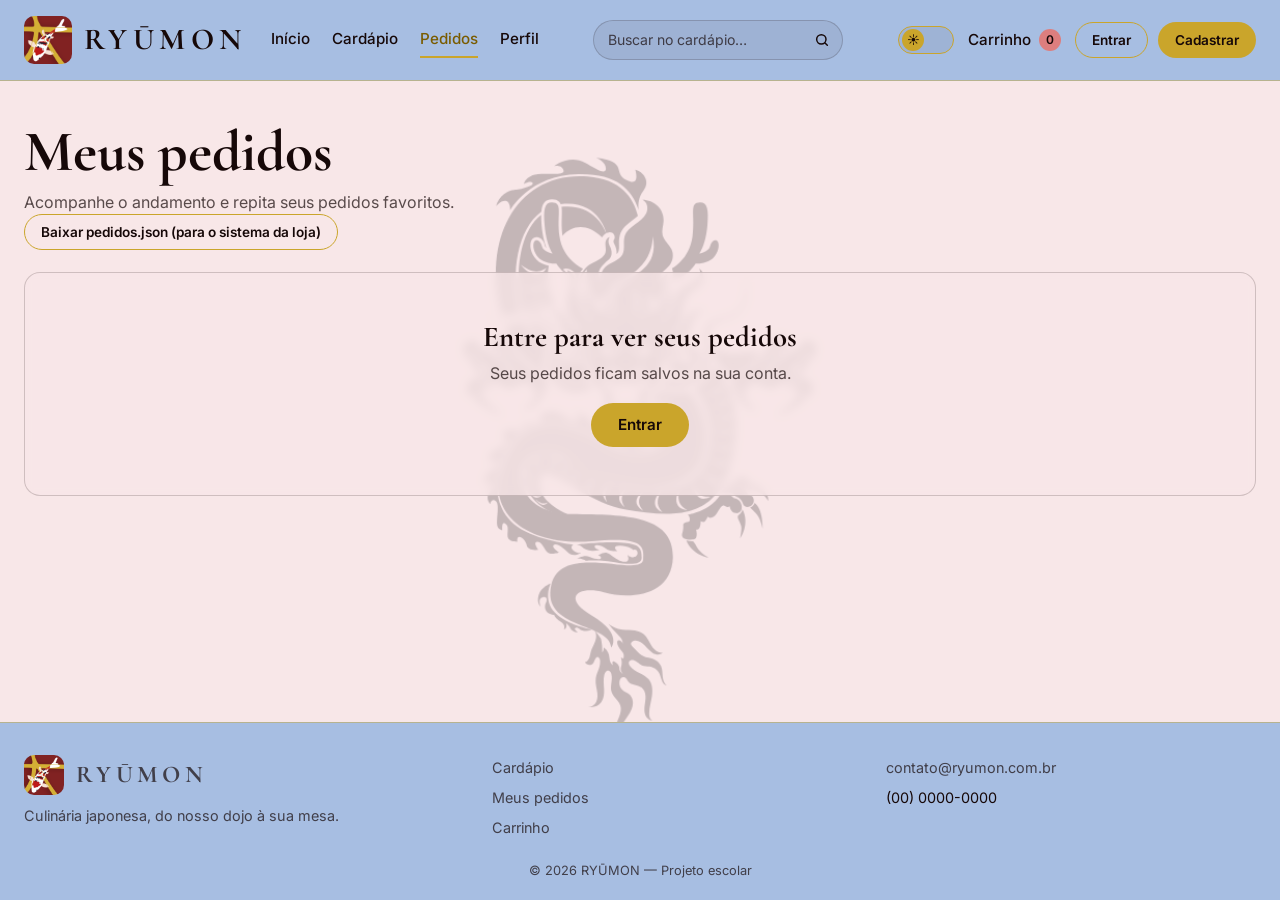
<file: pedidos.html>
<!DOCTYPE html>
<!-- ======================================================================
     RYŪMON  |  pedidos.html
     Pedidos feitos pelo usuário.
     ----------------------------------------------------------------------
     COMO LER OS COMENTÁRIOS (pra quem for ler meu código):
       ====== 1. TÍTULO ======   -> nível 1 (parte grande da página)
       ==== 1.1 Título ====      -> nível 2 (subparte)
       ---- 1.1.1 título ----    -> nível 3 (detalhe pequeno)
       texto normal              -> explicação do que eu fiz
     ====================================================================== -->
<html lang="pt-BR">
<head>
<meta charset="utf-8">
<meta name="viewport" content="width=device-width, initial-scale=1">
<title>Meus pedidos — RYŪMON</title>
<link rel="icon" href="img/favicon.png">
<!-- Esse script pequeno roda ANTES da página aparecer: se o tema salvo (localStorage) for "escuro", -->
<!-- já coloca a classe darkmode no <html>. Assim a página não pisca branca antes de ficar escura. -->
<script>
  if (localStorage.getItem("tema") == "escuro") { document.documentElement.classList.add("darkmode"); }
</script>
<!-- Fontes do Google: Cormorant Garamond (títulos), Inter (texto) e Noto Serif JP (kanji). -->
<link href="https://fonts.googleapis.com/css2?family=Cormorant+Garamond:wght@500;600;700&family=Inter:wght@400;500;600&family=Noto+Serif+JP:wght@500&display=swap" rel="stylesheet">
<link rel="stylesheet" href="css/style.css">
</head>
<!-- onload = evento que roda quando a página termina de carregar. -->
<!-- iniciarPagina() está no site.js (cabeçalho, carrinho). E iniciarPedidos() é a função própria desta página. -->
<body onload="iniciarPagina(); iniciarPedidos()">
<!-- Dragão de fundo (a imagem muda no CSS conforme o tema). -->
<div class="dragon-bg" aria-hidden="true"></div>

<!-- ======================================================================
     1. CABEÇALHO (igual em todas as páginas)
     ====================================================================== -->
<!-- Só muda qual link fica dourado (class="active"), que é o da página onde a pessoa está. -->
<header class="site-header"><div class="container nav">
  <!-- ==== 1.1 Logo ==== -->
  <!-- oncontextmenu = evento do clique com o botão DIREITO. Chama avisoLogo() (está no site.js). -->
  <a class="brand" href="index.html"><img src="img/logo.png" alt="Logo RYŪMON: carpa koi" width="48" height="48" oncontextmenu="return avisoLogo()"><span>RYŪMON</span></a>
  <!-- ==== 1.2 Botão do menu (só aparece no celular) ==== -->
  <button class="menu-btn" onclick="abrirMenu()" aria-label="Abrir menu">☰</button>
  <div class="nav-panel" id="nav-panel">
    <!-- ==== 1.3 Links de navegação ==== -->
    <nav class="nav-links"><a href="index.html">Início</a><a href="produtos.html">Cardápio</a><a href="pedidos.html" class="active">Pedidos</a><a href="perfil.html">Perfil</a></nav>
    <!-- ==== 1.4 Busca do cabeçalho ==== -->
    <!-- onsubmit: confere se digitou algo antes de ir pra busca.html (função enviarBuscaTopo). -->
<!-- onsearch: evento do campo type="search" (quando aperta Enter). -->
    <form class="search" action="busca.html" onsubmit="return enviarBuscaTopo()">
      <input type="search" name="q" id="busca-topo" placeholder="Buscar no cardápio…" maxlength="40" onsearch="aoPesquisar(this)" aria-label="Buscar no cardápio">
      <button type="submit" aria-label="Buscar"><svg width="16" height="16" viewBox="0 0 24 24" fill="none" stroke="currentColor" stroke-width="2.2" stroke-linecap="round" aria-hidden="true"><circle cx="11" cy="11" r="7"/><path d="m20 20-3.5-3.5"/></svg></button>
    </form>
    <!-- ==== 1.5 Botões da direita ==== -->
    <div class="nav-actions">
      <!-- ---- 1.5.1 trocar tema claro/escuro ---- -->
      <button class="theme-toggle" onclick="trocarTema()" aria-label="Alternar modo claro e escuro"><span class="knob"></span></button>
      <!-- ---- 1.5.2 carrinho (o número é preenchido pelo JavaScript) ---- -->
      <a class="cart-link" href="carrinho.html">Carrinho <span class="badge cart-count">0</span></a>
      <!-- ---- 1.5.3 Entrar/Cadastrar ou "Olá, Fulano" (o JavaScript preenche aqui, ver montarAreaLogin) ---- -->
      <div id="auth-area"></div>
    </div>
  </div>
</div></header>

<!-- ======================================================================
     2. CONTEÚDO DE MEUS PEDIDOS
     ====================================================================== -->
<main class="container">
  <h1 class="page-title">Meus pedidos</h1>
  <p class="page-sub">Acompanhe o andamento e repita seus pedidos favoritos.</p>
  <!-- ==== 2.1 Filtros ==== -->
  <div class="chips" id="order-tabs" style="margin-block:22px 28px">
    <button class="chip" id="tab-todos" aria-pressed="true" onclick="filtrarPedidos('todos')">Todos</button>
    <button class="chip" id="tab-andamento" aria-pressed="false" onclick="filtrarPedidos('andamento')">Em andamento</button>
    <button class="chip" id="tab-entregues" aria-pressed="false" onclick="filtrarPedidos('entregues')">Entregues</button>
  </div>
  <!-- ==== 2.2 Exportar pedidos (arquivo JSON lido pelo sistema em C#) ==== -->
  <p style="margin-bottom:22px"><button class="btn btn-out btn-sm" onclick="exportarPedidosJson()">Baixar pedidos.json (para o sistema da loja)</button></p>
  <!-- ==== 2.3 Lista de pedidos (preenchida pelo pedidos.js) ==== -->
  <div id="orders"></div>
</main>

<!-- ======================================================================
     3. RODAPÉ (igual em todas as páginas)
     ====================================================================== -->
<footer class="site-footer"><div class="container">
  <div class="foot-grid">
    <div><a class="brand" href="index.html"><img src="img/logo.png" alt="" width="40" height="40"><span>RYŪMON</span></a>
      <p style="margin-top:10px">Culinária japonesa, do nosso dojo à sua mesa.</p></div>
    <ul><li><a href="produtos.html">Cardápio</a></li><li><a href="pedidos.html">Meus pedidos</a></li><li><a href="carrinho.html">Carrinho</a></li></ul>
    <ul><li><a href="mailto:contato@ryumon.com.br">contato@ryumon.com.br</a></li><li><span style="font-size:.9rem">(00) 0000-0000</span></li></ul>
  </div>
  <p class="copy">© 2026 RYŪMON — Projeto escolar</p>
</div></footer>

<!-- Aviso rápido que aparece e some (função aviso() do site.js). -->
<div class="toast" id="aviso" role="status"></div>

<!-- ======================================================================
     4. SCRIPTS (a ordem importa: um arquivo usa as funções do anterior)
     ====================================================================== -->
<script src="js/dados.js"></script>
<script src="js/mascaras.js"></script>
<script src="js/site.js"></script>
<script src="js/pedidos.js"></script>
</body>
</html>
</file>
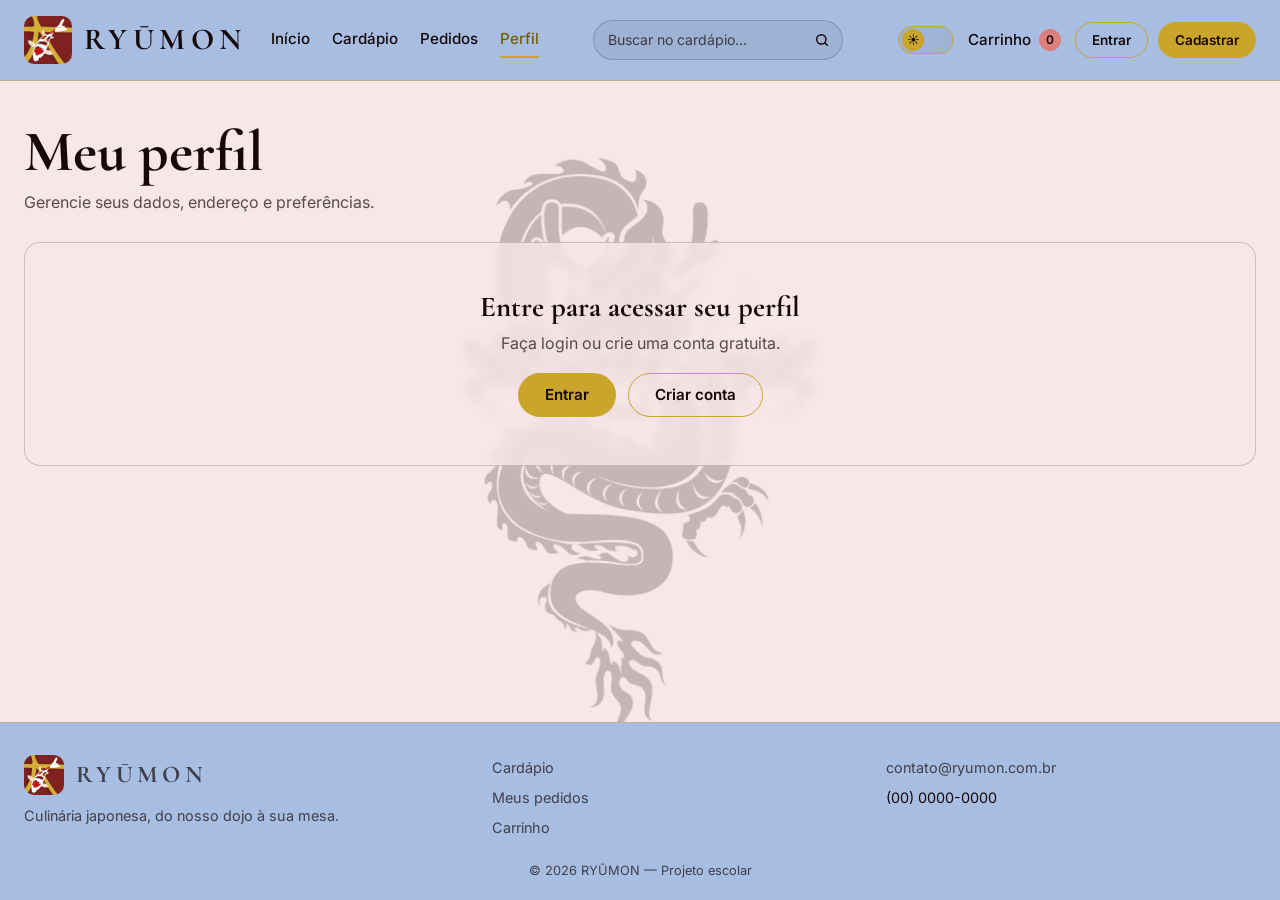
<file: perfil.html>
<!DOCTYPE html>
<!-- ======================================================================
     RYŪMON  |  perfil.html
     Perfil do usuário (ver, editar e excluir).
     ----------------------------------------------------------------------
     COMO LER OS COMENTÁRIOS (pra quem for ler meu código):
       ====== 1. TÍTULO ======   -> nível 1 (parte grande da página)
       ==== 1.1 Título ====      -> nível 2 (subparte)
       ---- 1.1.1 título ----    -> nível 3 (detalhe pequeno)
       texto normal              -> explicação do que eu fiz
     ====================================================================== -->
<html lang="pt-BR">
<head>
<meta charset="utf-8">
<meta name="viewport" content="width=device-width, initial-scale=1">
<title>Meu perfil — RYŪMON</title>
<link rel="icon" href="img/favicon.png">
<!-- Esse script pequeno roda ANTES da página aparecer: se o tema salvo (localStorage) for "escuro", -->
<!-- já coloca a classe darkmode no <html>. Assim a página não pisca branca antes de ficar escura. -->
<script>
  if (localStorage.getItem("tema") == "escuro") { document.documentElement.classList.add("darkmode"); }
</script>
<!-- Fontes do Google: Cormorant Garamond (títulos), Inter (texto) e Noto Serif JP (kanji). -->
<link href="https://fonts.googleapis.com/css2?family=Cormorant+Garamond:wght@500;600;700&family=Inter:wght@400;500;600&family=Noto+Serif+JP:wght@500&display=swap" rel="stylesheet">
<link rel="stylesheet" href="css/style.css">
</head>
<!-- onload = evento que roda quando a página termina de carregar. -->
<!-- iniciarPagina() está no site.js (cabeçalho, carrinho). E iniciarPerfil() é a função própria desta página. -->
<body onload="iniciarPagina(); iniciarPerfil()">
<!-- Dragão de fundo (a imagem muda no CSS conforme o tema). -->
<div class="dragon-bg" aria-hidden="true"></div>

<!-- ======================================================================
     1. CABEÇALHO (igual em todas as páginas)
     ====================================================================== -->
<!-- Só muda qual link fica dourado (class="active"), que é o da página onde a pessoa está. -->
<header class="site-header"><div class="container nav">
  <!-- ==== 1.1 Logo ==== -->
  <!-- oncontextmenu = evento do clique com o botão DIREITO. Chama avisoLogo() (está no site.js). -->
  <a class="brand" href="index.html"><img src="img/logo.png" alt="Logo RYŪMON: carpa koi" width="48" height="48" oncontextmenu="return avisoLogo()"><span>RYŪMON</span></a>
  <!-- ==== 1.2 Botão do menu (só aparece no celular) ==== -->
  <button class="menu-btn" onclick="abrirMenu()" aria-label="Abrir menu">☰</button>
  <div class="nav-panel" id="nav-panel">
    <!-- ==== 1.3 Links de navegação ==== -->
    <nav class="nav-links"><a href="index.html">Início</a><a href="produtos.html">Cardápio</a><a href="pedidos.html">Pedidos</a><a href="perfil.html" class="active">Perfil</a></nav>
    <!-- ==== 1.4 Busca do cabeçalho ==== -->
    <!-- onsubmit: confere se digitou algo antes de ir pra busca.html (função enviarBuscaTopo). -->
<!-- onsearch: evento do campo type="search" (quando aperta Enter). -->
    <form class="search" action="busca.html" onsubmit="return enviarBuscaTopo()">
      <input type="search" name="q" id="busca-topo" placeholder="Buscar no cardápio…" maxlength="40" onsearch="aoPesquisar(this)" aria-label="Buscar no cardápio">
      <button type="submit" aria-label="Buscar"><svg width="16" height="16" viewBox="0 0 24 24" fill="none" stroke="currentColor" stroke-width="2.2" stroke-linecap="round" aria-hidden="true"><circle cx="11" cy="11" r="7"/><path d="m20 20-3.5-3.5"/></svg></button>
    </form>
    <!-- ==== 1.5 Botões da direita ==== -->
    <div class="nav-actions">
      <!-- ---- 1.5.1 trocar tema claro/escuro ---- -->
      <button class="theme-toggle" onclick="trocarTema()" aria-label="Alternar modo claro e escuro"><span class="knob"></span></button>
      <!-- ---- 1.5.2 carrinho (o número é preenchido pelo JavaScript) ---- -->
      <a class="cart-link" href="carrinho.html">Carrinho <span class="badge cart-count">0</span></a>
      <!-- ---- 1.5.3 Entrar/Cadastrar ou "Olá, Fulano" (o JavaScript preenche aqui, ver montarAreaLogin) ---- -->
      <div id="auth-area"></div>
    </div>
  </div>
</div></header>

<!-- ======================================================================
     2. CONTEÚDO DO PERFIL
     ====================================================================== -->
<main class="container">
  <h1 class="page-title">Meu perfil</h1>
  <p class="page-sub">Gerencie seus dados, endereço e preferências.</p>
  <!-- ==== 2.1 Aviso pra quem NÃO está logado ==== -->
  <!-- Começa escondido (hidden). O perfil.js mostra se não tiver ninguém logado. -->
  <div id="profile-gate" class="card empty" hidden style="margin-top:28px"><h3>Entre para acessar seu perfil</h3><p>Faça login ou crie uma conta gratuita.</p>
    <p style="margin-top:18px;display:flex;gap:12px;justify-content:center;flex-wrap:wrap"><a class="btn btn-gold" href="login.html?next=perfil.html">Entrar</a><a class="btn btn-out" href="cadastro.html">Criar conta</a></p></div>
  <!-- ==== 2.2 Perfil (só aparece pra quem está logado) ==== -->
  <div id="profile-wrap" class="profile" style="margin-top:28px" hidden>
    <!-- ---- 2.2.1 menu lateral ---- -->
    <aside class="card side">
      <img class="avatar" src="img/logo.png" alt="Avatar com a carpa koi" oncontextmenu="return avisoLogo()">
      <h2 id="p-name"></h2><p id="p-email"></p>
      <div class="menu">
        <button id="menu-dados" class="active" onclick="mostrarPainel('dados')">Dados pessoais</button>
        <button id="menu-end" onclick="mostrarPainel('end')">Endereço</button>
        <button id="menu-tema" onclick="mostrarPainel('tema')">Aparência</button>
        <button onclick="sair()">Sair</button>
        <button class="danger" onclick="excluirConta()">Excluir conta</button>
      </div>
    </aside>
    <div>
      <!-- ---- 2.2.2 painel: dados pessoais ---- -->
      <section class="card panel active" id="panel-dados">
        <h2>Dados pessoais</h2>
        <form onsubmit="return salvarDados()" onreset="return aoDescartar()" novalidate>
          <div class="form-grid">
            <div class="field full"><label for="f-nome">Nome completo<small>só letras</small></label><input id="f-nome" type="text" maxlength="60" onfocus="destacar(this)" onblur="validarCampo(this,'nome')" oninput="mascaraNome(this)" onselect="mostrarSelecao(this)"><span class="error-msg" id="erro-f-nome"></span></div>
            <div class="field "><label for="f-email">E-mail</label><input id="f-email" type="email" maxlength="60" onfocus="destacar(this)" onblur="validarCampo(this,'email')" oninput="mascaraEmail(this)" ><span class="error-msg" id="erro-f-email"></span></div>
            <div class="field "><label for="f-nasc">Data de nascimento<small>máscara · só números</small></label><input id="f-nasc" type="text" placeholder="00/00/0000" maxlength="10" onfocus="destacar(this)" onblur="validarCampo(this,'data')" oninput="mascaraData(this)" ><span class="error-msg" id="erro-f-nasc"></span></div>
            <div class="field "><label for="f-cpf">CPF<small>máscara · só números</small></label><input id="f-cpf" type="text" placeholder="000.000.000-00" maxlength="14" onfocus="destacar(this)" onblur="validarCampo(this,'cpf')" oninput="mascaraCPF(this)" ><span class="error-msg" id="erro-f-cpf"></span></div>
            <div class="field "><label for="f-tel">Telefone<small>máscara · só números</small></label><input id="f-tel" type="tel" placeholder="(00) 00000-0000" maxlength="15" onfocus="destacar(this)" onblur="validarCampo(this,'tel')" oninput="mascaraTelefone(this)" ><span class="error-msg" id="erro-f-tel"></span></div>
          </div>
          <div class="actions"><button class="btn btn-gold btn-lg" type="submit">Salvar alterações</button><button class="btn btn-out btn-lg" type="reset">Descartar</button></div>
        </form>
      </section>
      <!-- ---- 2.2.3 painel: endereço ---- -->
      <section class="card panel" id="panel-end">
        <h2>Endereço de entrega</h2>
        <form onsubmit="return salvarEndereco()" onreset="return aoDescartar()" novalidate>
          <div class="form-grid">
            <div class="field "><label for="f-cep">CEP<small>máscara · só números</small></label><input id="f-cep" type="text" placeholder="00000-000" maxlength="9" onfocus="destacar(this)" onblur="validarCampo(this,'cep')" oninput="mascaraCEP(this)" ><span class="error-msg" id="erro-f-cep"></span></div>
            <div class="field "><label for="f-num">Número<small>só números</small></label><input id="f-num" type="text" placeholder="000" maxlength="6" onfocus="destacar(this)" onblur="validarCampo(this,'numero')" oninput="mascaraNumero(this)" ><span class="error-msg" id="erro-f-num"></span></div>
            <div class="field full"><label for="f-end">Endereço</label><input id="f-end" type="text" placeholder="Rua, bairro, cidade" maxlength="80" onfocus="destacar(this)" onblur="validarCampo(this,'endereco')" oninput="mascaraEndereco(this)" ><span class="error-msg" id="erro-f-end"></span></div>
            <div class="field full"><label for="f-comp">Complemento</label><input id="f-comp" type="text" placeholder="Apto, bloco… (opcional)" maxlength="30" oninput="mascaraEndereco(this)" onfocus="destacar(this)" onblur="this.style.borderColor=''"></div>
          </div>
          <div class="actions"><button class="btn btn-gold btn-lg" type="submit">Salvar endereço</button><button class="btn btn-out btn-lg" type="reset">Descartar</button></div>
        </form>
      </section>
      <!-- ---- 2.2.4 painel: aparência (tema) ---- -->
      <section class="card panel" id="panel-tema">
        <h2>Aparência</h2>
        <p class="page-sub" style="margin-bottom:16px">Escolha o tema do site. O dragão de fundo muda junto.</p>
        <div class="seg"><button id="btn-claro" onclick="setarTema('claro')" aria-pressed="true">Claro</button><button id="btn-escuro" onclick="setarTema('escuro')" aria-pressed="false">Escuro</button></div>
      </section>
    </div>
  </div>
</main>

<!-- ======================================================================
     3. RODAPÉ (igual em todas as páginas)
     ====================================================================== -->
<footer class="site-footer"><div class="container">
  <div class="foot-grid">
    <div><a class="brand" href="index.html"><img src="img/logo.png" alt="" width="40" height="40"><span>RYŪMON</span></a>
      <p style="margin-top:10px">Culinária japonesa, do nosso dojo à sua mesa.</p></div>
    <ul><li><a href="produtos.html">Cardápio</a></li><li><a href="pedidos.html">Meus pedidos</a></li><li><a href="carrinho.html">Carrinho</a></li></ul>
    <ul><li><a href="mailto:contato@ryumon.com.br">contato@ryumon.com.br</a></li><li><span style="font-size:.9rem">(00) 0000-0000</span></li></ul>
  </div>
  <p class="copy">© 2026 RYŪMON — Projeto escolar</p>
</div></footer>

<!-- Aviso rápido que aparece e some (função aviso() do site.js). -->
<div class="toast" id="aviso" role="status"></div>

<!-- ======================================================================
     4. SCRIPTS (a ordem importa: um arquivo usa as funções do anterior)
     ====================================================================== -->
<script src="js/dados.js"></script>
<script src="js/mascaras.js"></script>
<script src="js/site.js"></script>
<script src="js/perfil.js"></script>
</body>
</html>
</file>
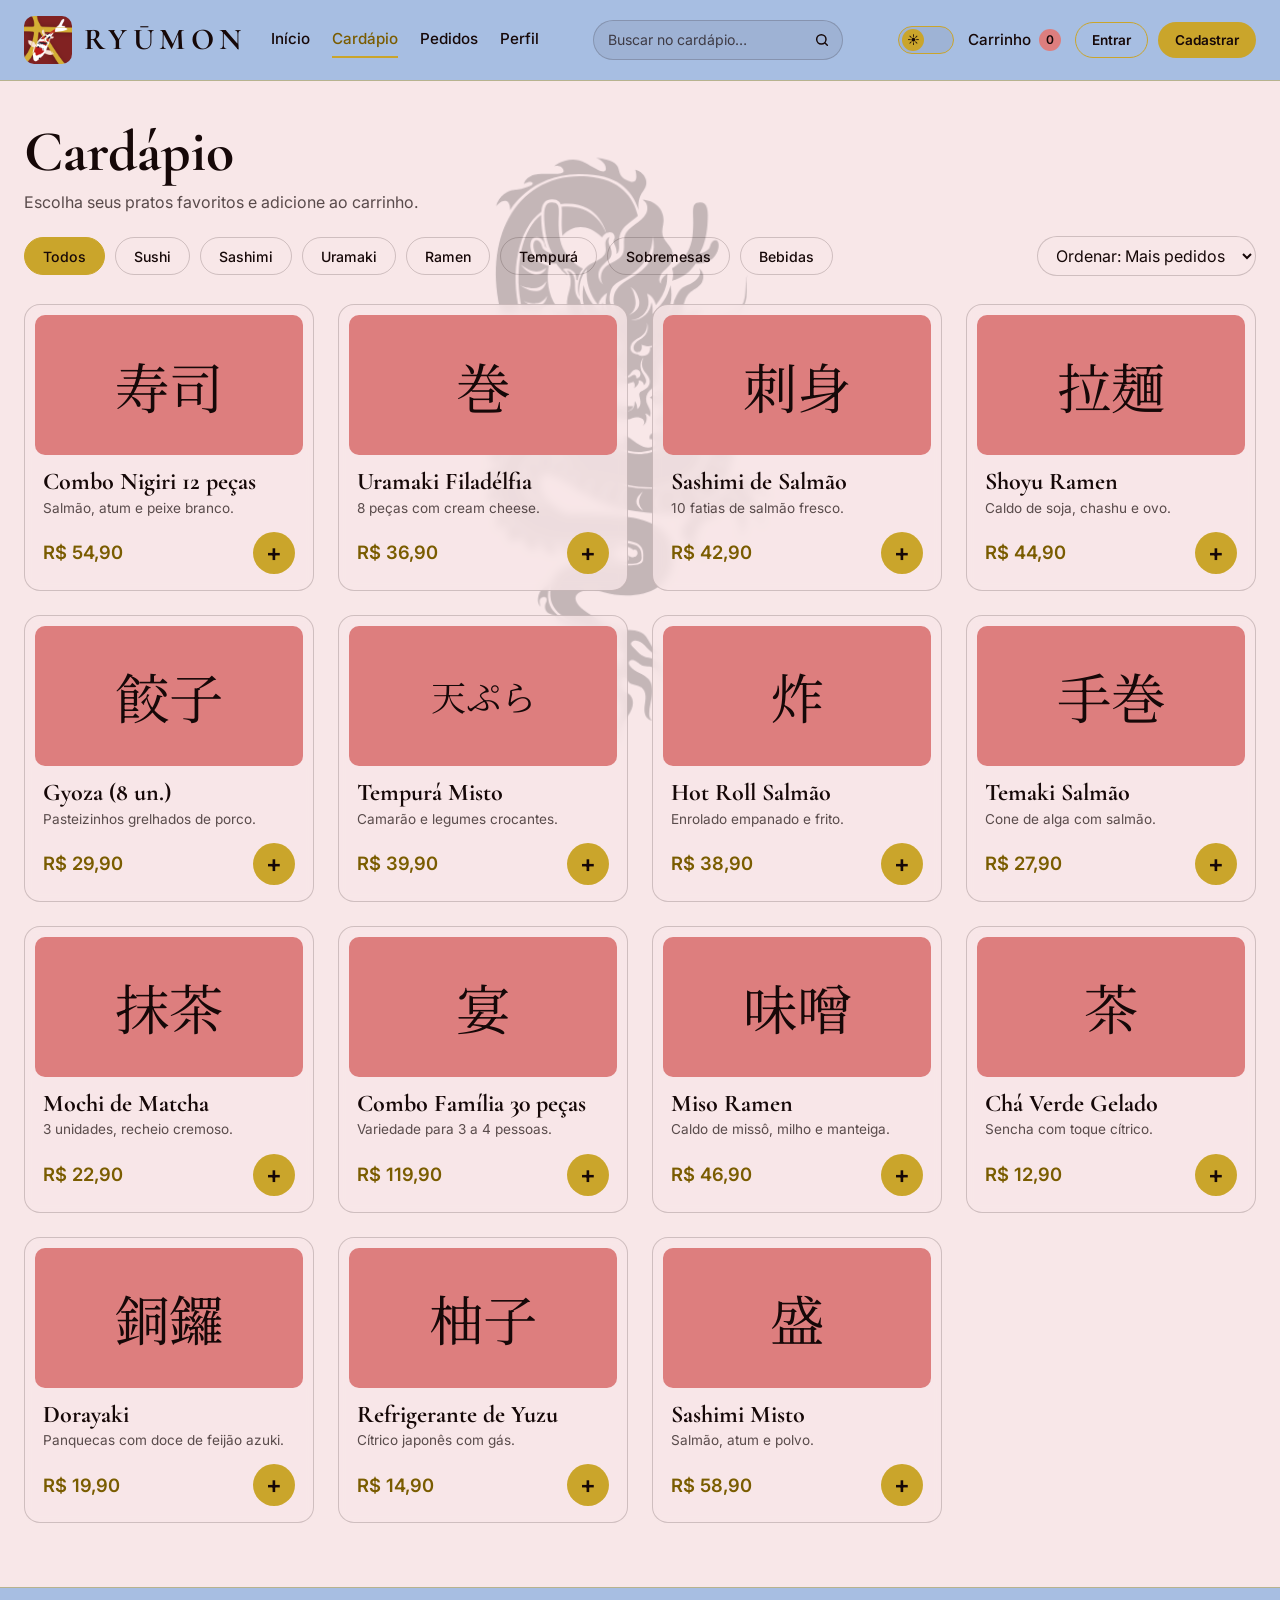
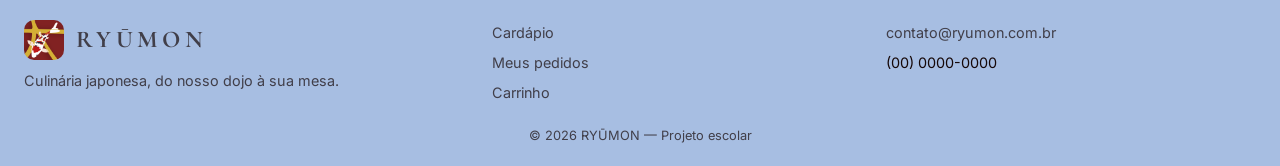
<file: produtos.html>
<!DOCTYPE html>
<!-- ======================================================================
     RYŪMON  |  produtos.html
     Cardápio completo com filtro e ordenação.
     ----------------------------------------------------------------------
     COMO LER OS COMENTÁRIOS (pra quem for ler meu código):
       ====== 1. TÍTULO ======   -> nível 1 (parte grande da página)
       ==== 1.1 Título ====      -> nível 2 (subparte)
       ---- 1.1.1 título ----    -> nível 3 (detalhe pequeno)
       texto normal              -> explicação do que eu fiz
     ====================================================================== -->
<html lang="pt-BR">
<head>
<meta charset="utf-8">
<meta name="viewport" content="width=device-width, initial-scale=1">
<title>Cardápio — RYŪMON</title>
<link rel="icon" href="img/favicon.png">
<!-- Esse script pequeno roda ANTES da página aparecer: se o tema salvo (localStorage) for "escuro", -->
<!-- já coloca a classe darkmode no <html>. Assim a página não pisca branca antes de ficar escura. -->
<script>
  if (localStorage.getItem("tema") == "escuro") { document.documentElement.classList.add("darkmode"); }
</script>
<!-- Fontes do Google: Cormorant Garamond (títulos), Inter (texto) e Noto Serif JP (kanji). -->
<link href="https://fonts.googleapis.com/css2?family=Cormorant+Garamond:wght@500;600;700&family=Inter:wght@400;500;600&family=Noto+Serif+JP:wght@500&display=swap" rel="stylesheet">
<link rel="stylesheet" href="css/style.css">
</head>
<!-- onload = evento que roda quando a página termina de carregar. -->
<!-- iniciarPagina() está no site.js (cabeçalho, carrinho). E iniciarProdutos() é a função própria desta página. -->
<body onload="iniciarPagina(); iniciarProdutos()">
<!-- Dragão de fundo (a imagem muda no CSS conforme o tema). -->
<div class="dragon-bg" aria-hidden="true"></div>

<!-- ======================================================================
     1. CABEÇALHO (igual em todas as páginas)
     ====================================================================== -->
<!-- Só muda qual link fica dourado (class="active"), que é o da página onde a pessoa está. -->
<header class="site-header"><div class="container nav">
  <!-- ==== 1.1 Logo ==== -->
  <!-- oncontextmenu = evento do clique com o botão DIREITO. Chama avisoLogo() (está no site.js). -->
  <a class="brand" href="index.html"><img src="img/logo.png" alt="Logo RYŪMON: carpa koi" width="48" height="48" oncontextmenu="return avisoLogo()"><span>RYŪMON</span></a>
  <!-- ==== 1.2 Botão do menu (só aparece no celular) ==== -->
  <button class="menu-btn" onclick="abrirMenu()" aria-label="Abrir menu">☰</button>
  <div class="nav-panel" id="nav-panel">
    <!-- ==== 1.3 Links de navegação ==== -->
    <nav class="nav-links"><a href="index.html">Início</a><a href="produtos.html" class="active">Cardápio</a><a href="pedidos.html">Pedidos</a><a href="perfil.html">Perfil</a></nav>
    <!-- ==== 1.4 Busca do cabeçalho ==== -->
    <!-- onsubmit: confere se digitou algo antes de ir pra busca.html (função enviarBuscaTopo). -->
<!-- onsearch: evento do campo type="search" (quando aperta Enter). -->
    <form class="search" action="busca.html" onsubmit="return enviarBuscaTopo()">
      <input type="search" name="q" id="busca-topo" placeholder="Buscar no cardápio…" maxlength="40" onsearch="aoPesquisar(this)" aria-label="Buscar no cardápio">
      <button type="submit" aria-label="Buscar"><svg width="16" height="16" viewBox="0 0 24 24" fill="none" stroke="currentColor" stroke-width="2.2" stroke-linecap="round" aria-hidden="true"><circle cx="11" cy="11" r="7"/><path d="m20 20-3.5-3.5"/></svg></button>
    </form>
    <!-- ==== 1.5 Botões da direita ==== -->
    <div class="nav-actions">
      <!-- ---- 1.5.1 trocar tema claro/escuro ---- -->
      <button class="theme-toggle" onclick="trocarTema()" aria-label="Alternar modo claro e escuro"><span class="knob"></span></button>
      <!-- ---- 1.5.2 carrinho (o número é preenchido pelo JavaScript) ---- -->
      <a class="cart-link" href="carrinho.html">Carrinho <span class="badge cart-count">0</span></a>
      <!-- ---- 1.5.3 Entrar/Cadastrar ou "Olá, Fulano" (o JavaScript preenche aqui, ver montarAreaLogin) ---- -->
      <div id="auth-area"></div>
    </div>
  </div>
</div></header>

<!-- ======================================================================
     2. CONTEÚDO DO CARDÁPIO
     ====================================================================== -->
<main class="container">
  <h1 class="page-title">Cardápio</h1>
  <p class="page-sub">Escolha seus pratos favoritos e adicione ao carrinho.</p>
  <!-- ==== 2.1 Barra de filtros ==== -->
  <!-- A <div id="chips"> é preenchida pelo produtos.js (desenharBotoes). -->
<!-- onchange do <select>: quando muda a opção, chama mostrarProdutos() de novo. -->
  <div class="toolbar">
    <div class="chips" id="chips"></div>
    <select id="ordem" onchange="mostrarProdutos()" aria-label="Ordenar produtos">
      <option value="popular">Ordenar: Mais pedidos</option><option value="menor">Menor preço</option><option value="maior">Maior preço</option><option value="az">Nome (A–Z)</option>
    </select>
  </div>
  <!-- ==== 2.2 Lista de pratos (preenchida pelo JavaScript) ==== -->
  <div class="grid" id="grid"></div>
</main>

<!-- ======================================================================
     3. RODAPÉ (igual em todas as páginas)
     ====================================================================== -->
<footer class="site-footer"><div class="container">
  <div class="foot-grid">
    <div><a class="brand" href="index.html"><img src="img/logo.png" alt="" width="40" height="40"><span>RYŪMON</span></a>
      <p style="margin-top:10px">Culinária japonesa, do nosso dojo à sua mesa.</p></div>
    <ul><li><a href="produtos.html">Cardápio</a></li><li><a href="pedidos.html">Meus pedidos</a></li><li><a href="carrinho.html">Carrinho</a></li></ul>
    <ul><li><a href="mailto:contato@ryumon.com.br">contato@ryumon.com.br</a></li><li><span style="font-size:.9rem">(00) 0000-0000</span></li></ul>
  </div>
  <p class="copy">© 2026 RYŪMON — Projeto escolar</p>
</div></footer>

<!-- Aviso rápido que aparece e some (função aviso() do site.js). -->
<div class="toast" id="aviso" role="status"></div>

<!-- ======================================================================
     4. SCRIPTS (a ordem importa: um arquivo usa as funções do anterior)
     ====================================================================== -->
<script src="js/dados.js"></script>
<script src="js/mascaras.js"></script>
<script src="js/site.js"></script>
<script src="js/produtos.js"></script>
</body>
</html>
</file>
<file: css/style.css>
/* ======================================================================
   RYŪMON  |  style.css
   Aqui ficam TODAS as cores, tamanhos e o jeito que o site aparece.
   ----------------------------------------------------------------------
   COMO LER OS COMENTÁRIOS (pra quem for ler meu código):
     // ====== 1. TÍTULO ======   -> nível 1 (parte grande do arquivo)
     // ==== 1.1 Título ====      -> nível 2 (subparte)
     // ---- 1.1.1 título ----    -> nível 3 (detalhe pequeno)
     comentário normal            -> explicação do que eu fiz
   ----------------------------------------------------------------------
   IDEIA PRINCIPAL: o modo básico do site é o CLARO. O modo escuro é uma
   classe chamada "darkmode" que o JavaScript coloca na tag <html>. Quando
   essa classe existe, as variáveis de cor mudam e o site inteiro troca de cor.
   ====================================================================== */

/* ======================================================================
   1. PALETA DE CORES (modo claro e modo escuro)
   ====================================================================== */
/* ==== 1.1 Modo CLARO (é o modo básico, fica no :root) ==== */
/* Variável CSS = um "apelido" pra uma cor. Eu escrevo var(--bg) em vez de repetir o código da cor. */
/* Se eu mudar a cor aqui em cima, o site inteiro muda junto. */
:root {
  --text: #160808;
  --bg: #f8e7e8;
  --primary: #a7bee2;
  --secondary: #dd7e7e;
  --accent: #caa52b;

  /* ---- 1.1.1 cores derivadas (as que eu criei a partir da paleta) ---- */
  --accent-ink: #7a5c00;          /* dourado legível como texto */
  --on-accent: #160808;           /* texto sobre botão dourado */
  --tile-ink: #160808;            /* kanji sobre a cor secundária */
  --danger: #a11a1a;
  --card: rgba(248, 231, 232, 0.8);
  --line: rgba(22, 8, 8, 0.18);
  --field: rgba(22, 8, 8, 0.06);
  --muted: rgba(22, 8, 8, 0.7);
  --accent-soft: rgba(202, 165, 43, 0.45);
  --accent-faint: rgba(202, 165, 43, 0.2);
  --danger-faint: rgba(161, 26, 26, 0.15);

  --font-title: "Cormorant Garamond", Georgia, serif;
  --font-body: "Inter", system-ui, sans-serif;
  --font-jp: "Noto Serif JP", "Yu Mincho", "Hiragino Mincho ProN", serif;
  --radius: 16px;
}

/* ==== 1.2 Modo ESCURO (classe .darkmode no <html>) ==== */
/* Quando o JavaScript coloca a classe "darkmode" no <html>, essas variáveis */
/* sobrescrevem as de cima. Só mudo as cores que precisam mudar. */
.darkmode {
  --text: #f7e9e9;
  --bg: #180708;
  --primary: #1d3458;
  --secondary: #812222;
  --accent: #d4af35;
  --accent-ink: #d4af35;
  --tile-ink: #d4af35;
  --danger: #ff8d8d;
  --card: rgba(247, 233, 233, 0.07);
  --line: rgba(247, 233, 233, 0.16);
  --field: rgba(247, 233, 233, 0.08);
  --muted: rgba(247, 233, 233, 0.7);
  --accent-soft: rgba(212, 175, 53, 0.45);
  --accent-faint: rgba(212, 175, 53, 0.2);
  --danger-faint: rgba(255, 141, 141, 0.15);
}

/* ======================================================================
   2. BASE DA PÁGINA (valem pro site todo)
   ====================================================================== */
/* ==== 2.1 Zerar e padronizar ==== */
/* * = todos os elementos. Tiro as margens padrão do navegador pra eu controlar tudo. */
/* box-sizing: border-box faz o padding e a borda ficarem DENTRO da largura do elemento. */
* { box-sizing: border-box; margin: 0; padding: 0; }
/* O atributo hidden do HTML esconde o elemento. O !important garante que ele ganhe */
/* de qualquer display que eu coloque em outros lugares (usei no carrinho e no perfil). */
[hidden] { display: none !important; }
html { scroll-behavior: smooth; }
/* ==== 2.2 Corpo da página ==== */
/* O body é um flex em coluna: cabeçalho em cima, conteúdo no meio e rodapé embaixo. */
/* min-height: 100vh deixa o site com pelo menos a altura da tela (o rodapé não sobe). */
/* transition faz a troca claro/escuro acontecer suave em 0,3 segundo. */
body {
  font-family: var(--font-body);
  color: var(--text);
  background: var(--bg);
  line-height: 1.5;
  min-height: 100vh;
  display: flex;
  flex-direction: column;
  transition: background .3s, color .3s;
}
/* flex: 1 faz o conteúdo (main) ocupar o espaço que sobrar, empurrando o rodapé pra baixo. */
main { flex: 1; padding-block: 40px 64px; }
img { max-width: 100%; display: block; }
a { color: inherit; text-decoration: none; }
button, input, select, textarea { font: inherit; color: inherit; }
button { cursor: pointer; }
h1, h2, h3 { font-family: var(--font-title); font-weight: 700; line-height: 1.1; }
/* .container centraliza o conteúdo e limita a largura em 1312px. */
.container { width: min(1312px, 100% - 48px); margin-inline: auto; }
/* .sr-only esconde o texto da tela mas deixa pra leitores de tela (acessibilidade). */
.sr-only { position: absolute; width: 1px; height: 1px; overflow: hidden; clip: rect(0 0 0 0); white-space: nowrap; }
/* Borda dourada quando a pessoa navega pelo teclado (Tab). Ajuda na acessibilidade. */
:focus-visible { outline: 3px solid var(--accent); outline-offset: 2px; }

/* ======================================================================
   3. DRAGÃO DE FUNDO (a imagem troca com o tema)
   ====================================================================== */
/* ==== 3.1 Dragão do modo claro ==== */
/* É uma <div> fixa que fica ATRÁS de tudo (z-index: -1) e ocupa a tela inteira. */
/* A imagem é o dragão cinza com fundo branco. O blend-mode "multiply" some com o branco */
/* e deixa só o dragão por cima da cor de fundo do site. */
.dragon-bg {
  position: fixed; inset: 0; z-index: -1; pointer-events: none;
  background-color: var(--bg);
  background-image: url("../img/dragao-claro.png");
  background-repeat: no-repeat;
  background-position: center;
  background-size: auto 118vh;
  background-blend-mode: multiply;
  opacity: .42;
  transition: opacity .3s;
}
/* ==== 3.2 Dragão do modo escuro ==== */
/* No escuro troco pra imagem do dragão com fundo preto. O blend-mode "lighten" */
/* some com o preto e deixa só o dragão cinza. Assim o dragão muda junto com o tema. */
.darkmode .dragon-bg {
  background-image: url("../img/dragao-escuro.png");
  background-blend-mode: lighten;
  opacity: .5;
}

/* ======================================================================
   4. BOTÕES
   ====================================================================== */
/* ==== 4.1 Base de todo botão (.btn) ==== */
/* Os outros botões (.btn-gold, .btn-out...) só mudam a cor em cima dessa base. */
.btn {
  display: inline-flex; align-items: center; justify-content: center; gap: 8px;
  min-height: 44px; padding: 0 26px; border-radius: 999px;
  border: 1.5px solid transparent; font-weight: 600; font-size: .95rem;
  transition: transform .15s, filter .15s, background .2s;
}
.btn:hover { transform: translateY(-1px); filter: brightness(1.06); }
/* ==== 4.2 Cores dos botões ==== */
/* .btn-gold = preenchido dourado | .btn-out = só a borda | .btn-wine = vinho */
.btn-gold { background: var(--accent); color: var(--on-accent); }
.btn-out { border-color: var(--accent); color: var(--text); background: transparent; }
.btn-wine { background: var(--secondary); color: var(--text); }
.btn-lg { min-height: 56px; padding: 0 34px; font-size: 1rem; }
.btn-block { width: 100%; }
.btn-sm { min-height: 36px; padding: 0 16px; font-size: .85rem; }
.btn-danger { border-color: var(--danger); color: var(--danger); background: transparent; }
.link { color: var(--accent-ink); font-weight: 600; background: none; border: 0; }
.link:hover { text-decoration: underline; }

/* ======================================================================
   5. CABEÇALHO (barra de cima)
   ====================================================================== */
/* ==== 5.1 A barra ==== */
/* position: sticky faz o cabeçalho ficar grudado no topo quando a página rola. */
.site-header {
  position: sticky; top: 0; z-index: 50;
  background: var(--primary);
  border-bottom: 1px solid var(--accent-soft);
}
.nav { display: flex; align-items: center; gap: 24px; min-height: 80px; }
/* ==== 5.2 Logo e links ==== */
/* .brand = logo + nome RYŪMON | .nav-links = Início, Cardápio, Pedidos, Perfil */
.brand { display: flex; align-items: center; gap: 12px; font-family: var(--font-title); font-weight: 700; font-size: 1.9rem; letter-spacing: .18em; }
.brand img { width: 48px; height: 48px; border-radius: 10px; }
.nav-panel { display: flex; align-items: center; justify-content: space-between; gap: 22px; flex: 1; }
.nav-links { display: flex; gap: 22px; }
.nav-links a { font-weight: 500; font-size: .95rem; padding: 6px 0; border-bottom: 2px solid transparent; }
.nav-links a:hover, .nav-links a.active { color: var(--accent-ink); border-color: var(--accent); }
/* ==== 5.3 Campo de busca do cabeçalho ==== */
.search { display: flex; align-items: center; background: var(--field); border: 1px solid var(--line); border-radius: 999px; padding-inline: 14px 4px; height: 40px; width: 250px; }
.search input { flex: 1; min-width: 0; background: none; border: 0; outline: 0; font-size: .88rem; }
.search input::placeholder { color: var(--muted); }
.search button { background: none; border: 0; width: 32px; height: 32px; display: grid; place-items: center; }
/* ==== 5.4 Botões da direita (tema, carrinho, entrar) ==== */
.nav-actions { display: flex; align-items: center; gap: 14px; }
/* ---- 5.4.1 botão de trocar o tema ---- */
/* É um botãozinho tipo "liga/desliga". A bolinha (.knob) anda pra direita no modo escuro. */
.theme-toggle { position: relative; width: 56px; height: 28px; border-radius: 14px; border: 1px solid var(--accent); background: var(--field); flex: none; }
.theme-toggle .knob { position: absolute; top: 2px; left: 3px; width: 22px; height: 22px; border-radius: 50%; background: var(--accent); display: grid; place-items: center; font-size: 12px; color: var(--on-accent); transition: transform .25s; }
.theme-toggle .knob::after { content: "☀"; }
.darkmode .theme-toggle .knob { transform: translateX(27px); }
.darkmode .theme-toggle .knob::after { content: "☾"; }
.cart-link { display: flex; align-items: center; gap: 8px; font-weight: 500; font-size: .95rem; }
.cart-link.active { color: var(--accent-ink); }
/* ---- 5.4.2 numerinho do carrinho ---- */
.badge { min-width: 22px; height: 22px; padding: 0 6px; border-radius: 11px; background: var(--secondary); color: var(--text); font-size: .75rem; font-weight: 600; display: inline-grid; place-items: center; }
#auth-area { display: flex; gap: 10px; align-items: center; }
/* ==== 5.5 Botão ☰ do celular ==== */
/* Fica escondido (display: none) no computador. Só aparece no celular, lá no @media. */
.menu-btn { display: none; background: none; border: 1px solid var(--line); border-radius: 10px; width: 44px; height: 44px; font-size: 1.4rem; margin-left: auto; }

/* ======================================================================
   6. RODAPÉ
   ====================================================================== */
.site-footer { background: var(--primary); border-top: 1px solid var(--accent-soft); padding-block: 32px 20px; }
.foot-grid { display: grid; grid-template-columns: 1.2fr 1fr 1fr; gap: 24px; align-items: start; }
.foot-grid .brand { font-size: 1.5rem; }
.foot-grid .brand img { width: 40px; height: 40px; }
.foot-grid p, .foot-grid a { font-size: .9rem; color: var(--muted); }
.foot-grid ul { list-style: none; display: grid; gap: 6px; }
.foot-grid a:hover { color: var(--accent-ink); }
.copy { text-align: center; margin-top: 22px; font-size: .8rem; color: var(--muted); }

/* ======================================================================
   7. TÍTULOS DAS PÁGINAS
   ====================================================================== */
/* clamp(mínimo, ideal, máximo) faz a letra crescer e diminuir conforme a tela. */
.page-title { font-size: clamp(2.4rem, 5vw, 3.6rem); }
.page-sub { color: var(--muted); margin-top: 6px; }
.eyebrow { font-size: .8rem; font-weight: 600; letter-spacing: .2em; color: var(--accent-ink); text-transform: uppercase; }
.underline { display: block; width: 56px; height: 2px; background: var(--accent); margin-block: 10px 28px; }

/* ======================================================================
   8. PÁGINA INICIAL (hero = a parte grande do topo)
   ====================================================================== */
/* ==== 8.1 Hero em 2 colunas: texto de um lado e a logo do outro (display: grid) ==== */
.hero { display: grid; grid-template-columns: 1.1fr .9fr; gap: 40px; align-items: center; padding-block: 24px 40px; }
.hero h1 { font-size: clamp(2.8rem, 6.2vw, 4.9rem); margin-block: 14px 22px; }
.hero p { font-size: 1.1rem; color: var(--muted); max-width: 540px; }
.hero-actions { display: flex; gap: 16px; flex-wrap: wrap; margin-top: 30px; }
.hero-art { position: relative; justify-self: center; width: min(520px, 100%); aspect-ratio: 1; }
.hero-art img { width: 100%; height: 100%; border-radius: 50%; object-fit: cover; }
/* ==== 8.2 Anel dourado em volta da logo ==== */
/* O ::before cria um elemento "de enfeite" sem precisar escrever nada no HTML. */
.hero-art::before { content: ""; position: absolute; inset: -28px; border: 1.5px solid var(--accent-soft); border-radius: 50%; }
.section-title { font-size: 2.2rem; }
/* ==== 8.3 Cards de destaque e "Como funciona" ==== */
.cat-grid { display: grid; grid-template-columns: repeat(3, 1fr); gap: 26px; }
.cat-card { display: flex; gap: 20px; align-items: center; padding: 16px; transition: transform .2s; }
.cat-card:hover { transform: translateY(-3px); }
.cat-card h3 { font-size: 1.7rem; }
.cat-card p { font-size: .85rem; color: var(--muted); }
.cat-card strong { color: var(--accent-ink); font-size: .9rem; }
.steps { display: grid; grid-template-columns: repeat(3, 1fr); gap: 26px; }
.step { padding: 24px; }
.step b { font-family: var(--font-title); font-size: 2.6rem; color: var(--accent-ink); }
.step h3 { font-size: 1.5rem; margin-block: 4px 6px; }
.step p { color: var(--muted); font-size: .92rem; }
.block { margin-top: 56px; }

/* ======================================================================
   9. CARDS E PRODUTOS
   ====================================================================== */
/* .card = a caixinha base (fundo transparente + borda). Quase tudo no site usa ela. */
.card { background: var(--card); border: 1px solid var(--line); border-radius: var(--radius); backdrop-filter: blur(4px); }
/* ==== 9.1 Quadrado do kanji (no lugar da foto do prato) ==== */
/* Quando eu tiver as fotos de verdade é só trocar isso aqui por uma <img>. */
.tile { background: var(--secondary); color: var(--tile-ink); border-radius: 10px; display: grid; place-items: center; font-family: var(--font-jp); font-size: 3.4rem; height: 140px; }
.tile.sm { width: 120px; height: 120px; flex: none; font-size: 2.8rem; }
.tile.long { font-size: 2.2rem; }
.tile.xs { width: 92px; height: 92px; flex: none; font-size: 2.2rem; }
/* ==== 9.2 Grade de produtos ==== */
/* repeat(auto-fill, minmax(250px, 1fr)): cria quantas colunas de pelo menos 250px couberem. */
/* No celular vira 1 coluna sozinho, sem eu precisar fazer conta. */
.grid { display: grid; grid-template-columns: repeat(auto-fill, minmax(250px, 1fr)); gap: 24px; }
.prod { padding: 10px; display: flex; flex-direction: column; }
.prod h3 { font-size: 1.5rem; margin: 14px 8px 2px; }
.prod p { font-size: .85rem; color: var(--muted); margin-inline: 8px; flex: 1; }
.prod-foot { display: flex; align-items: center; justify-content: space-between; margin: 14px 8px 6px; }
.price { font-weight: 600; font-size: 1.15rem; color: var(--accent-ink); }
.add { width: 42px; height: 42px; border-radius: 50%; border: 0; background: var(--accent); color: var(--on-accent); font-size: 1.5rem; font-weight: 600; transition: transform .15s; }
.add:hover { transform: scale(1.1); }
/* ==== 9.3 Barra de filtros (botões de categoria + ordenar) ==== */
.toolbar { display: flex; flex-wrap: wrap; gap: 12px; align-items: center; justify-content: space-between; margin-block: 22px 28px; }
.chips { display: flex; flex-wrap: wrap; gap: 10px; }
.chip { min-height: 38px; padding: 0 18px; border-radius: 999px; border: 1px solid var(--line); background: transparent; font-size: .88rem; font-weight: 500; }
.chip[aria-pressed="true"] { background: var(--accent); color: var(--on-accent); border-color: var(--accent); }
select, .select { min-height: 40px; padding: 0 14px; border-radius: 999px; border: 1px solid var(--line); background: var(--bg); }
.empty { padding: 48px 24px; text-align: center; color: var(--muted); }
.empty h3 { font-size: 1.8rem; color: var(--text); margin-bottom: 8px; }

/* ======================================================================
   10. FORMULÁRIOS
   ====================================================================== */
/* Formulário em 2 colunas; a classe .full faz o campo ocupar a linha toda. */
.form-grid { display: grid; grid-template-columns: 1fr 1fr; gap: 20px; }
.form-grid .full { grid-column: 1 / -1; }
/* ==== 10.1 Rótulo, campo e mensagem de erro ==== */
.field label { display: flex; justify-content: space-between; gap: 8px; font-size: .85rem; font-weight: 500; margin-bottom: 6px; }
.field label small { color: var(--accent-ink); font-weight: 500; font-size: .72rem; }
.field input:not([type=checkbox]):not([type=radio]):not([type=range]), .field textarea {
  width: 100%; min-height: 48px; padding: 0 16px; background: var(--field); border: 1px solid var(--line); border-radius: 10px; outline: 0; transition: border-color .2s;
}
.field textarea { padding: 12px 16px; min-height: 100px; resize: vertical; }
.field input:focus, .field textarea:focus { border-color: var(--accent); }
.field input::placeholder, .field textarea::placeholder { color: var(--muted); opacity: .8; }
/* A classe "invalid" é colocada pelo JavaScript (mascaras.js) quando o campo tem erro. */
.field input.invalid, .field textarea.invalid { border-color: var(--danger); }
/* display: block é importante: reserva o espaço da mensagem de erro. Sem isso a tela */
/* pulava quando o erro aparecia/sumia e o clique errava o botão. */
.error-msg { display: block; color: var(--danger); font-size: .8rem; margin-top: 4px; min-height: 1.1em; }
.pw-wrap { position: relative; }
.pw-wrap .link { position: absolute; right: 12px; top: 12px; font-size: .78rem; }
.check { display: flex; gap: 10px; align-items: center; font-size: .9rem; }
.check input { width: 18px; height: 18px; accent-color: var(--accent); }
.counter { text-align: right; font-size: .75rem; color: var(--muted); }

/* ======================================================================
   11. LOGIN E CADASTRO
   ====================================================================== */
/* ==== 11.1 Layout: painel vinho com a logo na esquerda + formulário na direita ==== */
.auth { display: grid; grid-template-columns: 480px 1fr; min-height: calc(100vh - 80px); }
.auth-side { background: var(--secondary); display: flex; flex-direction: column; align-items: center; justify-content: center; text-align: center; gap: 24px; padding: 40px; }
.auth-side .ring { position: relative; width: 300px; aspect-ratio: 1; }
.auth-side .ring img { width: 100%; height: 100%; border-radius: 50%; object-fit: cover; }
.auth-side .ring::before { content: ""; position: absolute; inset: -16px; border-radius: 50%; border: 1.5px solid var(--accent-soft); }
.auth-side h2 { font-size: 2.4rem; }
.auth-side p { font-size: .95rem; }
.auth-main { display: flex; justify-content: center; padding: 40px 24px; }
.auth-box { width: min(600px, 100%); }
/* ==== 11.2 Abas "Entrar | Criar conta" ==== */
.tabs { display: flex; gap: 28px; border-bottom: 1px solid var(--line); margin-bottom: 28px; }
.tabs a { padding: 10px 0; font-weight: 600; color: var(--muted); border-bottom: 3px solid transparent; margin-bottom: -1px; }
.tabs a.active { color: var(--accent-ink); border-color: var(--accent); }
.auth-box h1 { font-size: clamp(2.2rem, 4vw, 2.9rem); }
.stack { display: grid; gap: 18px; }
.form-msg { padding: 12px 16px; border-radius: 10px; font-size: .9rem; display: none; }
.form-msg.show { display: block; background: var(--danger-faint); border: 1px solid var(--danger); }
.form-msg.ok { background: var(--accent-faint); border-color: var(--accent); }
.center { text-align: center; }

/* ======================================================================
   12. CARRINHO
   ====================================================================== */
/* ==== 12.1 Lista de itens (esquerda) + resumo do pedido (direita) ==== */
.cart-layout { display: grid; grid-template-columns: 1fr 420px; gap: 32px; align-items: start; }
.cart-item { display: flex; gap: 18px; align-items: center; padding: 16px; margin-bottom: 16px; }
.cart-item .info { flex: 1; min-width: 0; }
.cart-item h3 { font-size: 1.6rem; }
.cart-item p { font-size: .85rem; color: var(--muted); }
/* ==== 12.2 Botões de quantidade (− 1 +) ==== */
.stepper { display: inline-flex; align-items: center; border: 1px solid var(--line); border-radius: 999px; height: 40px; }
.stepper button { width: 40px; height: 40px; background: none; border: 0; font-size: 1.2rem; border-radius: 50%; }
.stepper span { width: 28px; text-align: center; font-weight: 600; }
.line-total { min-width: 110px; text-align: right; font-weight: 600; font-size: 1.2rem; color: var(--accent-ink); }
/* ==== 12.3 Caixa de resumo do pedido ==== */
/* position: sticky faz o resumo acompanhar a rolagem da página. */
.summary { padding: 28px; position: sticky; top: 100px; }
.summary h2 { font-size: 2rem; margin-bottom: 16px; }
.sum-row { display: flex; justify-content: space-between; padding-block: 5px; font-size: .95rem; }
.sum-row.total { border-top: 1px solid var(--line); margin-top: 10px; padding-top: 14px; align-items: baseline; }
.sum-row.total strong { font-family: var(--font-title); font-size: 2.4rem; color: var(--accent-ink); }
.coupon { display: flex; gap: 10px; margin-block: 14px 4px; }
.coupon input { flex: 1; min-width: 0; min-height: 44px; padding: 0 14px; border-radius: 10px; border: 1px solid var(--line); background: var(--field); text-transform: uppercase; }
.pay { display: flex; gap: 10px; flex-wrap: wrap; margin-block: 8px 20px; }
.pay label { cursor: pointer; }
/* ==== 12.4 Opções de pagamento (Pix, Cartão, Dinheiro) ==== */
/* Escondo o radio de verdade (opacity: 0) e estilizo o <span> ao lado. */
/* O :checked + span pinta de dourado a opção escolhida. */
.pay input { position: absolute; opacity: 0; }
.pay span { display: inline-flex; align-items: center; min-height: 40px; padding: 0 18px; border-radius: 999px; border: 1px solid var(--line); font-size: .88rem; font-weight: 500; }
.pay input:checked + span { background: var(--accent); color: var(--on-accent); border-color: var(--accent); }
.pay input:focus-visible + span { outline: 3px solid var(--accent); outline-offset: 2px; }
.lbl { font-size: .85rem; font-weight: 500; display: block; margin-top: 14px; }

/* ======================================================================
   13. PEDIDOS
   ====================================================================== */
.order { padding: 22px; margin-bottom: 18px; }
.order-main { display: flex; gap: 22px; align-items: center; flex-wrap: wrap; }
.order .info { flex: 1; min-width: 220px; }
.order h3 { font-size: 1.9rem; }
.order small { color: var(--muted); }
.order .items { font-size: .92rem; margin-top: 6px; }
.status { display: inline-flex; align-items: center; height: 28px; padding: 0 14px; border-radius: 14px; font-size: .78rem; font-weight: 600; border: 1.5px solid var(--accent); }
.status.prep { background: var(--accent); color: var(--on-accent); }
.status.done { background: var(--field); border-color: var(--line); }
.order-total { text-align: right; min-width: 130px; }
.order-total strong { display: block; font-family: var(--font-title); font-size: 2rem; color: var(--accent-ink); }
.order-actions { display: flex; gap: 10px; flex-wrap: wrap; }
/* ==== 13.1 Detalhes do pedido (abrem e fecham) ==== */
/* Começa escondido (display: none). O JavaScript coloca a classe "open" pra mostrar. */
.details { margin-top: 18px; padding-top: 16px; border-top: 1px solid var(--line); display: none; font-size: .92rem; }
.details.open { display: block; }
.details ul { list-style: none; display: grid; gap: 4px; margin-block: 8px; }

/* ======================================================================
   14. PERFIL
   ====================================================================== */
.profile { display: grid; grid-template-columns: 340px 1fr; gap: 28px; align-items: start; }
.side { padding: 28px 20px; text-align: center; }
.side .avatar { width: 120px; height: 120px; border-radius: 50%; border: 2px solid var(--accent); margin: 0 auto 14px; object-fit: cover; }
.side h2 { font-size: 1.9rem; }
.side p { color: var(--muted); font-size: .85rem; word-break: break-all; }
.menu { margin-top: 24px; display: grid; gap: 6px; text-align: left; }
.menu button { height: 46px; padding-inline: 18px; border: 0; background: none; text-align: left; border-radius: 10px; font-weight: 500; border-left: 3px solid transparent; }
.menu button.active { background: var(--accent-faint); border-left-color: var(--accent); color: var(--accent-ink); }
.menu .danger { color: var(--danger); }
/* ==== 14.1 Painéis (Dados, Endereço, Aparência) ==== */
/* Só o painel com a classe "active" aparece. O JavaScript troca isso quando clica no menu. */
.panel { padding: 32px; display: none; }
.panel.active { display: block; }
.panel h2 { font-size: 2.3rem; margin-bottom: 22px; }
/* ==== 14.2 Seletor Claro / Escuro ==== */
.seg { display: inline-flex; border: 1px solid var(--line); border-radius: 999px; padding: 3px; }
.seg button { height: 38px; min-width: 110px; border: 0; background: none; border-radius: 999px; font-weight: 600; font-size: .9rem; }
.seg button[aria-pressed="true"] { background: var(--accent); color: var(--on-accent); }
.actions { display: flex; gap: 12px; flex-wrap: wrap; margin-top: 26px; }

/* ======================================================================
   15. BUSCA
   ====================================================================== */
.big-search { display: flex; align-items: center; gap: 12px; background: var(--field); border: 1.5px solid var(--accent-soft); border-radius: 999px; padding: 8px 8px 8px 24px; }
.big-search input { flex: 1; min-width: 0; background: none; border: 0; outline: 0; font-size: 1.15rem; height: 44px; }
/* ==== 15.1 Filtros (esquerda) + resultados (direita) ==== */
.search-layout { display: grid; grid-template-columns: 280px 1fr; gap: 28px; margin-top: 28px; align-items: start; }
.filters { padding: 24px; position: sticky; top: 100px; }
.filters h2 { font-size: 1.8rem; margin-bottom: 8px; }
.filters h3 { font-family: var(--font-body); font-size: .75rem; letter-spacing: .12em; text-transform: uppercase; color: var(--accent-ink); margin-block: 20px 10px; }
.filters .check { margin-bottom: 8px; }
.filters input[type=range] { width: 100%; accent-color: var(--accent); }
.range-lbl { display: flex; justify-content: space-between; font-size: .8rem; color: var(--muted); }
.res-head { display: flex; justify-content: space-between; align-items: baseline; flex-wrap: wrap; gap: 8px; margin-bottom: 20px; }
.res-head h2 { font-size: 2.2rem; }
.search-layout .grid { grid-template-columns: repeat(auto-fill, minmax(230px, 1fr)); }

/* ======================================================================
   16. AVISO RÁPIDO (aparece e some)
   ====================================================================== */
/* Fica escondido embaixo da tela (opacity: 0). A classe "show" (colocada pelo JavaScript) faz subir e aparecer. */
.toast { position: fixed; left: 50%; bottom: 28px; transform: translate(-50%, 30px); background: var(--accent); color: var(--on-accent); padding: 12px 22px; border-radius: 999px; font-weight: 600; font-size: .9rem; box-shadow: 0 8px 24px rgba(0,0,0,.3); opacity: 0; transition: .3s; z-index: 100; max-width: calc(100% - 32px); text-align: center; }
.toast.show { opacity: 1; transform: translate(-50%, 0); }

/* ======================================================================
   17. RESPONSIVO (celular e tablet)
   ====================================================================== */
/* @media = "só aplica essas regras se a tela for assim". Quanto menor a tela, */
/* mais eu empilho as colunas e escondo o que não cabe. */
/* ==== 17.1 Telas até 1180px: o menu vira ☰ ==== */
@media (max-width: 1180px) {
  .menu-btn { display: block; }
  .nav { flex-wrap: wrap; }
  .nav-panel { display: none; position: absolute; top: 100%; left: 0; right: 0; background: var(--primary); flex-direction: column; align-items: stretch; padding: 20px 24px 26px; border-bottom: 1px solid var(--line); gap: 18px; }
  .nav-panel.open { display: flex; }
  .nav-links { flex-direction: column; gap: 6px; }
  .nav-links a { padding: 10px 0; }
  .search { width: 100%; }
  .nav-actions { flex-wrap: wrap; }
}
/* ==== 17.2 Telas até 980px (tablet): tudo em 1 coluna ==== */
@media (max-width: 980px) {
  .hero { grid-template-columns: 1fr; text-align: center; }
  .hero p { margin-inline: auto; }
  .hero-actions { justify-content: center; }
  .hero-art { width: min(380px, 80%); order: -1; }
  .cat-grid, .steps { grid-template-columns: 1fr; }
  .auth { grid-template-columns: 1fr; }
  .auth-side { padding: 28px 20px; }
  .auth-side .ring { width: 150px; }
  .auth-side h2 { font-size: 1.8rem; }
  .auth-side p { display: none; }
  .cart-layout, .profile, .search-layout { grid-template-columns: 1fr; }
  .summary, .filters { position: static; }
}
/* ==== 17.3 Telas até 640px (celular) ==== */
@media (max-width: 640px) {
  main { padding-block: 28px 48px; }
  .form-grid { grid-template-columns: 1fr; }
  .foot-grid { grid-template-columns: 1fr; }
  .cart-item { flex-wrap: wrap; }
  .cart-item .info { flex-basis: calc(100% - 120px); }
  .line-total { text-align: left; }
  .order-total { text-align: left; }
  .panel { padding: 22px; }
  .grid { grid-template-columns: 1fr; }
  .search-layout .grid { grid-template-columns: 1fr; }
  .brand { font-size: 1.5rem; letter-spacing: .12em; }
}
/* ==== 17.4 Acessibilidade: quem não quer animação ==== */
/* Se o aparelho da pessoa pede "menos movimento", eu desligo as transições. */
@media (prefers-reduced-motion: reduce) { * { transition: none !important; scroll-behavior: auto !important; } }
</file>
